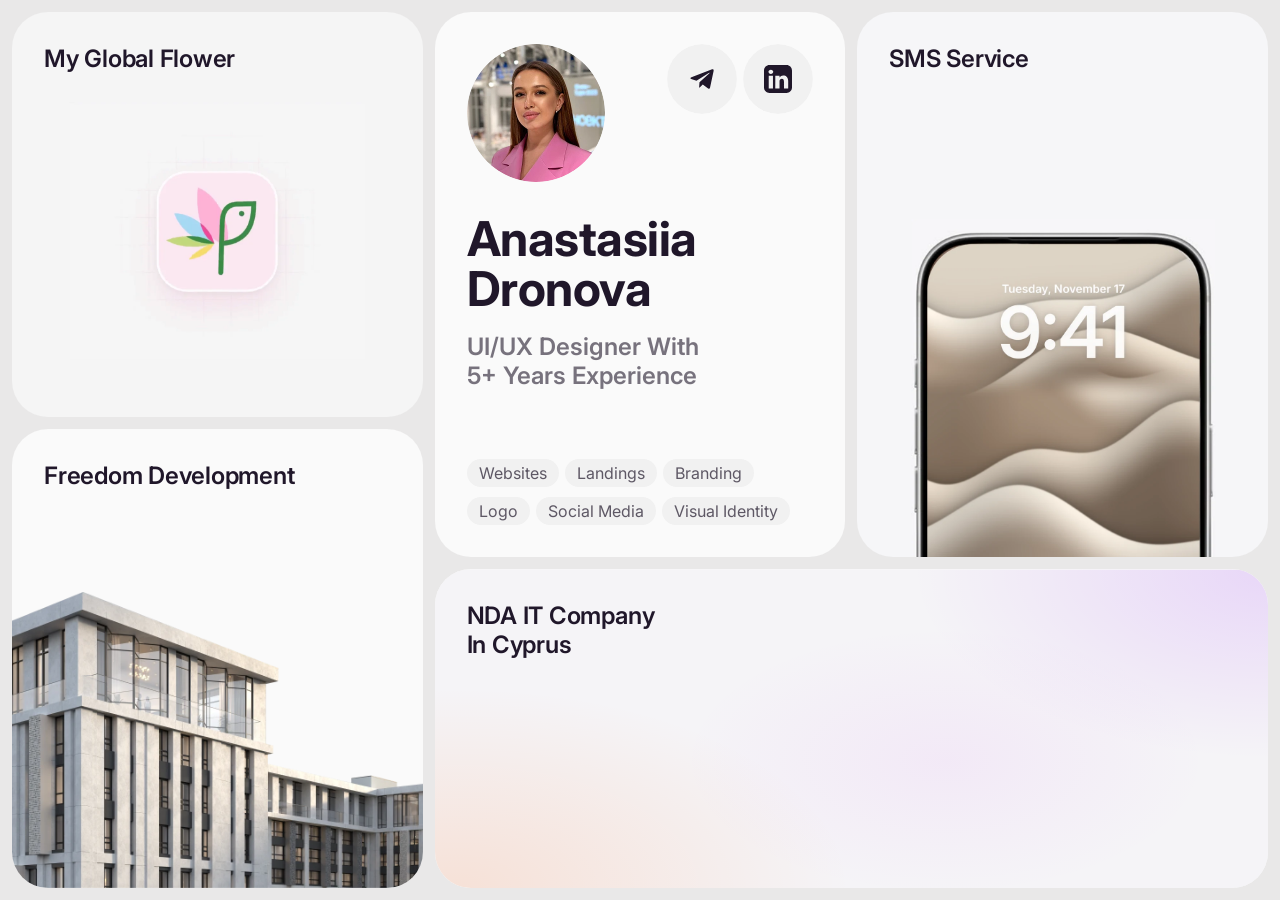
<file: index.html>
<!doctype html>
<html lang="en">
<head>
  <meta charset="utf-8">
  <meta name="viewport" content="width=device-width, initial-scale=1">
  <title>Anastasiia Dronova — UI/UX Designer</title>
  <meta name="description" content="Anastasiia Dronova — UI/UX designer with 5+ years of experience: websites, landings, branding, logo, social media and visual identity.">
  <link rel="preconnect" href="https://fonts.googleapis.com">
  <link rel="preconnect" href="https://fonts.gstatic.com" crossorigin>
  <link rel="stylesheet" href="https://fonts.googleapis.com/css2?family=Inter:opsz,wght@14..32,400..700&display=swap">
  <link rel="stylesheet" href="styles.css?v=20261117-4">
  <script src="script.js?v=20261117-4" defer></script>
</head>
<body class="home2">
  <div class="bento">
    <a class="bento__card bento__card--flower" href="my-global-flowers.html">
      <div class="bento__art">
        <video class="bento__media" src="assets/home2/card-flower-slow.mp4" poster="assets/home2/card-flower-poster.webp" autoplay muted loop playsinline aria-hidden="true"></video>
      </div>
      <h2 class="bento__title">My Global Flower</h2>
      <span class="card__cursor" aria-hidden="true"><span class="card__button">View project</span></span>
    </a>

    <a class="bento__card bento__card--freedom" href="freedom-development.html">
      <div class="bento__art">
        <img class="bento__freedom" src="assets/home2/card-freedom.webp" alt="" width="928" height="670" decoding="async">
      </div>
      <h2 class="bento__title">Freedom Development</h2>
      <span class="card__cursor" aria-hidden="true"><span class="card__button">View project</span></span>
    </a>

    <header class="bento__profile">
      <div class="bento__top">
        <a class="contact-tile bento__photo" href="https://t.me/nastuskas" target="_blank" rel="noopener" aria-label="Anastasiia Dronova — contact me on Telegram">
          <span class="bento__round"><img src="assets/home2/portrait-3.webp" alt="Anastasiia Dronova" width="276" height="276" fetchpriority="high"></span>
          <span class="card__cursor" aria-hidden="true"><span class="card__button">Contact me</span></span>
        </a>
        <nav class="bento__contacts" aria-label="Contacts">
          <a class="contact-tile bento__icon bento__icon--telegram" href="https://t.me/nastuskas" target="_blank" rel="noopener" aria-label="Contact me on Telegram">
            <span class="bento__round"><svg class="bento__icon-svg" aria-hidden="true" focusable="false" width="70" height="70" viewBox="0 0 70 70" fill="none" xmlns="http://www.w3.org/2000/svg">
<rect class="bento__icon-bg" width="70" height="70" rx="35"/>
<path d="M45.1092 25.3365L24.4242 33.313C23.0125 33.88 23.0207 34.6675 24.1652 35.0187L29.4758 36.6753L41.7632 28.9228C42.3442 28.5693 42.875 28.7595 42.4387 29.1468L32.4835 38.1313H32.4812L32.4835 38.1325L32.1172 43.6065C32.6538 43.6065 32.8907 43.3603 33.1917 43.0698L35.7712 40.5615L41.1367 44.5247C42.126 45.0695 42.8365 44.7895 43.0827 43.6088L46.6048 27.0095C46.9653 25.564 46.053 24.9095 45.1092 25.3365Z" class="bento__icon-glyph"/>
</svg></span>
          </a>
          <a class="contact-tile bento__icon bento__icon--linkedin" href="https://www.linkedin.com/in/anastasiia-dronova-7bb315264/" target="_blank" rel="noopener" aria-label="Open LinkedIn profile">
            <span class="bento__round"><svg class="bento__icon-svg" aria-hidden="true" focusable="false" width="70" height="70" viewBox="0 0 70 70" fill="none" xmlns="http://www.w3.org/2000/svg">
<rect class="bento__icon-bg" width="70" height="70" rx="35"/>
<g clip-path="url(#clip0_56_5114)">
<path d="M26.4898 21.007C23.4737 21.007 21.0052 23.4754 21.0052 26.4916V43.5111C21.0052 46.5272 23.4737 48.9948 26.4898 48.9948H43.5094C46.5255 48.9948 48.993 46.5272 48.993 43.5111V26.4916C48.993 23.4755 46.5255 21.007 43.5094 21.007H26.4898ZM27.8693 25.6255C29.3154 25.6255 30.2062 26.5749 30.2337 27.8228C30.2337 29.0432 29.3153 30.0193 27.8413 30.0193H27.8141C26.3955 30.0193 25.4786 29.0433 25.4786 27.8228C25.4786 26.5749 26.4233 25.6255 27.8692 25.6255H27.8693ZM40.3315 31.4582C43.1127 31.4582 45.1976 33.276 45.1976 37.1824V44.475H40.9709V37.6714C40.9709 35.9617 40.3592 34.7953 38.8296 34.7953C37.6619 34.7953 36.9659 35.5814 36.6603 36.3409C36.5486 36.6126 36.5212 36.9921 36.5212 37.3722V44.475H32.2945C32.2945 44.475 32.35 32.9498 32.2945 31.7565H36.5221V33.5575C37.0837 32.6909 38.0884 31.4582 40.3315 31.4582V31.4582ZM25.7279 31.7574H29.9546V44.4751H25.7279V31.7574Z" class="bento__icon-glyph"/>
</g>
<defs>
<clipPath id="clip0_56_5114">
<rect width="28" height="28" fill="white" transform="translate(21 21)"/>
</clipPath>
</defs>
</svg></span>
          </a>
        </nav>
      </div>
      <h1 class="bento__name">Anastasiia<br>Dronova</h1>
      <p class="bento__role">UI/UX designer with<br>5+ years experience</p>
      <ul class="bento__tags" aria-label="Skills">
        <li>Websites</li>
        <li>Landings</li>
        <li>Branding</li>
        <li>Logo</li>
        <li>Social Media</li>
        <li>Visual Identity</li>
      </ul>
    </header>

    <a class="bento__card bento__card--sms" href="heysms.html">
      <div class="bento__art">
        <div class="bento__phone">
          <img src="assets/home2/sms-lockscreen-3.webp" alt="" width="844" height="940" decoding="async">
          <div class="bento__notification">
            <img class="bento__notification-plate" src="assets/home2/sms-notification-plate-2.webp" alt="" width="685" height="179" decoding="async">
            <img class="bento__notification-content" src="assets/home2/sms-notification-2.webp" alt="" width="685" height="179" decoding="async">
          </div>
        </div>
      </div>
      <h2 class="bento__title">SMS Service</h2>
      <span class="card__cursor" aria-hidden="true"><span class="card__button">View project</span></span>
    </a>

    <a class="bento__card bento__card--nda" href="it-company-cyprus.html">
      <div class="bento__art">
        <div class="nda-anim" data-nda-anim aria-hidden="true">
          <div class="nda-anim__tint"></div>
          <svg class="nda-anim__line" viewBox="-60 -60 1060 439">
            <defs>
              <linearGradient id="nda-line-gradient" x1="0" y1="0" x2="1" y2="0">
                <stop offset="0" stop-color="#ff6200"/>
                <stop offset=".5" stop-color="#d21ee8"/>
                <stop offset="1" stop-color="#8b00ff"/>
              </linearGradient>
            </defs>
            <path d="M-40 330 C 120 360, 250 300, 360 210 S 600 20, 980 -10"/>
          </svg>
          <div class="nda-anim__words">
            <span style="animation-delay:1.05s">Developing</span>
            <span style="animation-delay:1.6s">products</span>
            <span style="animation-delay:2.15s">that</span>
            <span style="animation-delay:2.7s">connect</span>
            <span style="animation-delay:3.25s">&amp;</span>
            <span class="nda-anim__accent" style="animation-delay:3.8s">engage</span>
          </div>
        </div>
      </div>
      <h2 class="bento__title">NDA IT Company<br>In Cyprus</h2>
      <span class="card__cursor" aria-hidden="true"><span class="card__button">View project</span></span>
    </a>
  </div>
</body>
</html>
</file>
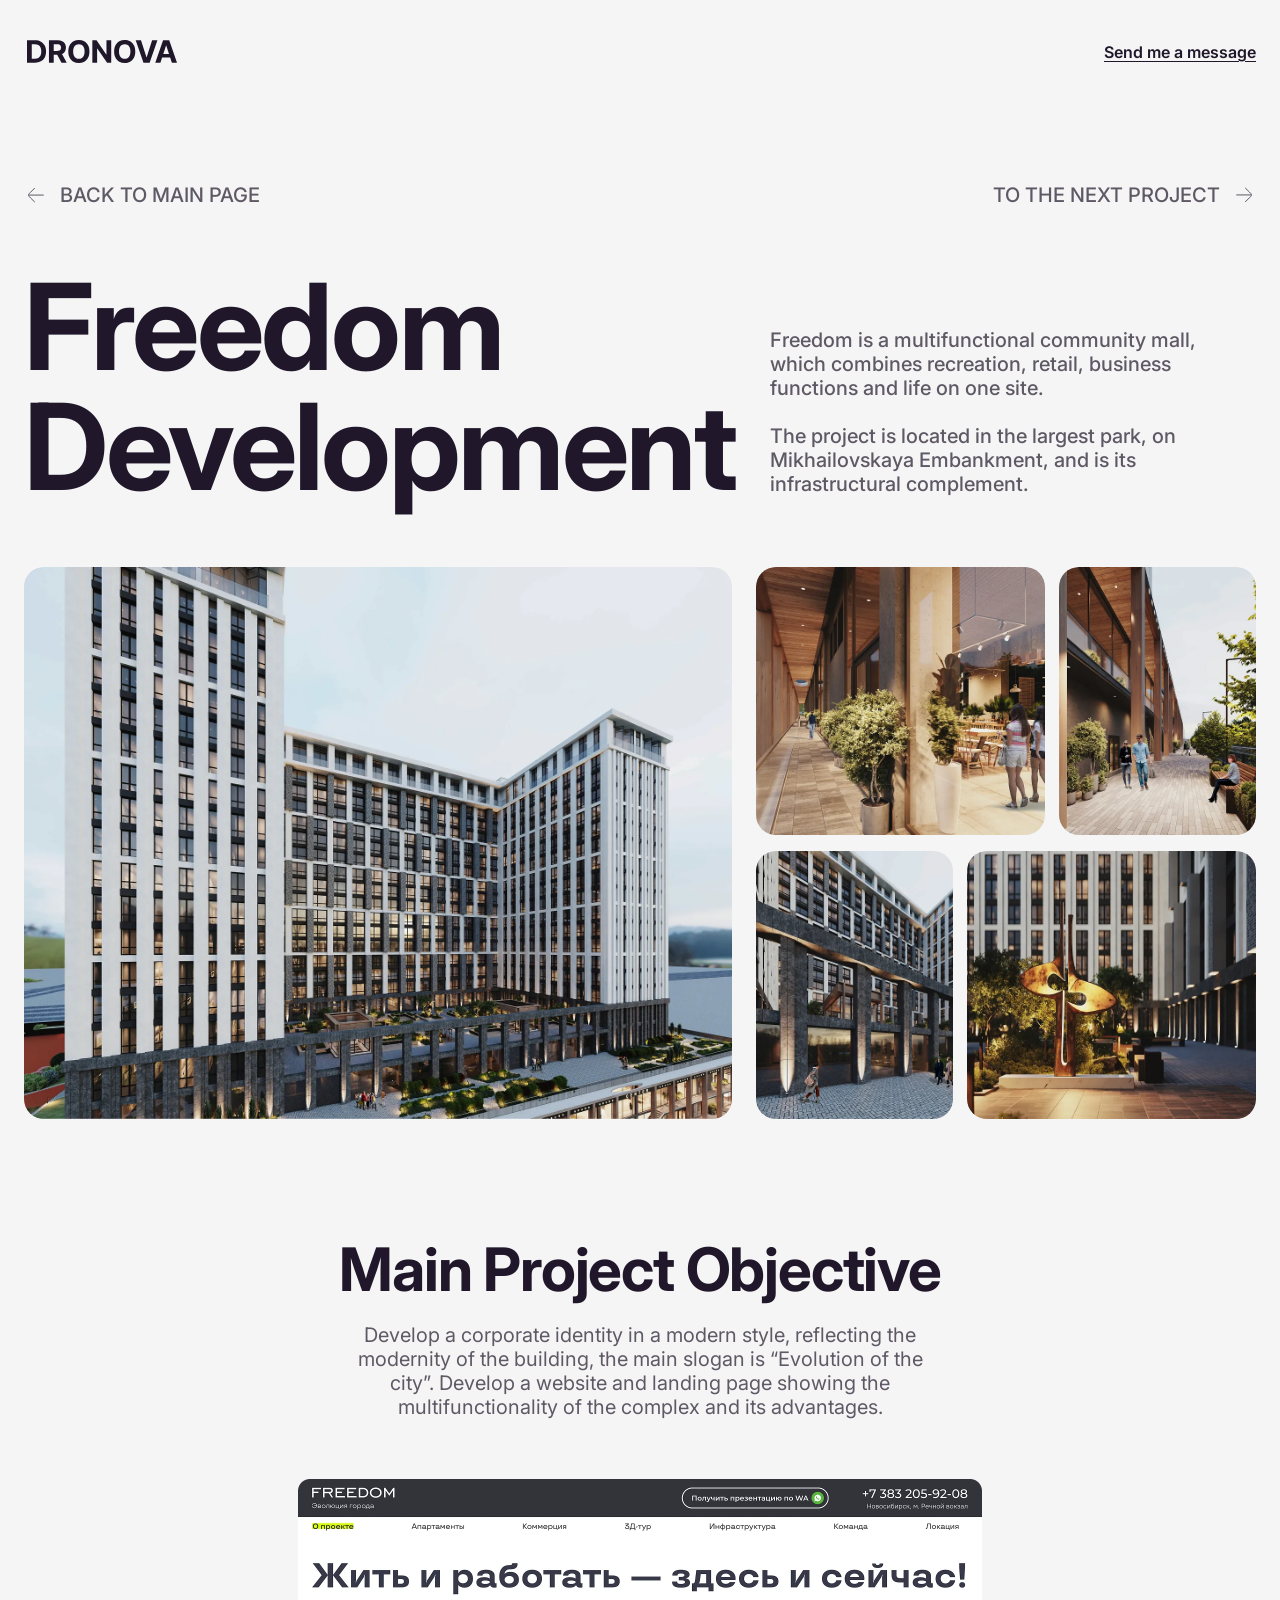
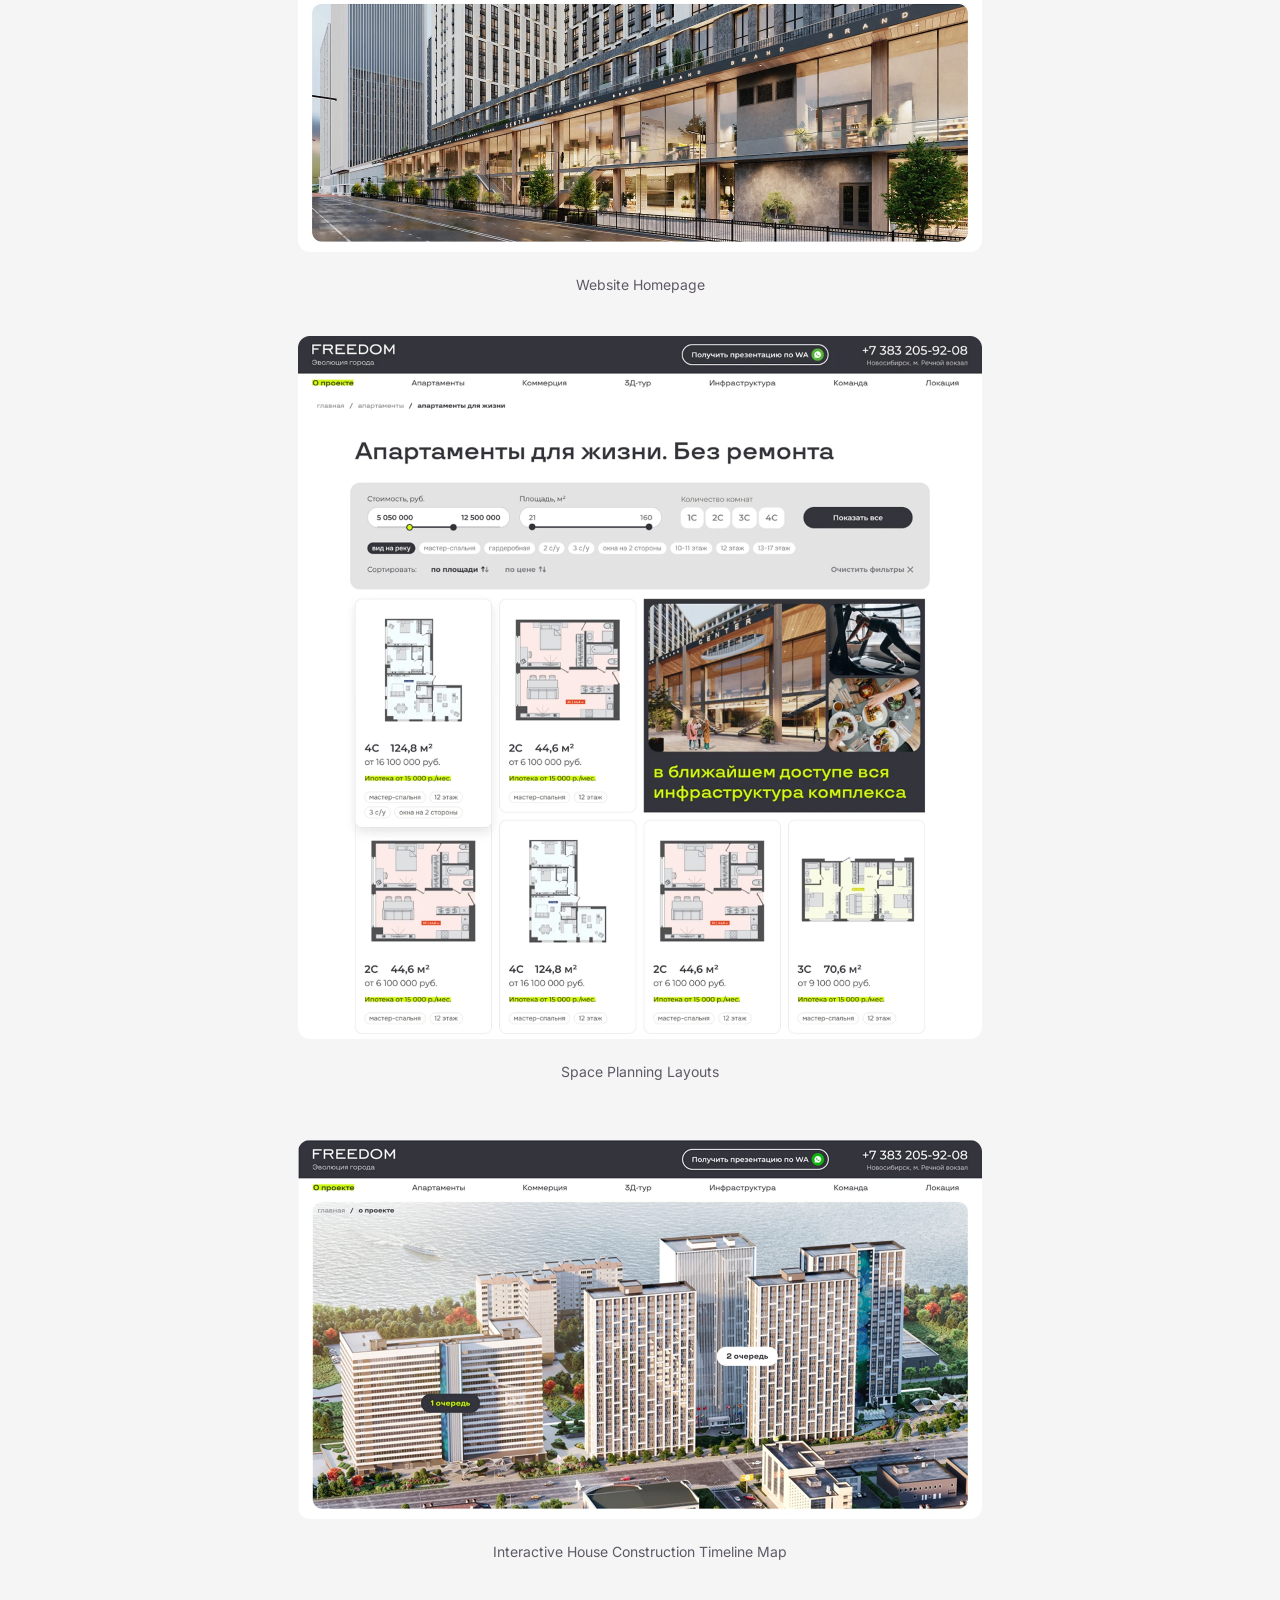
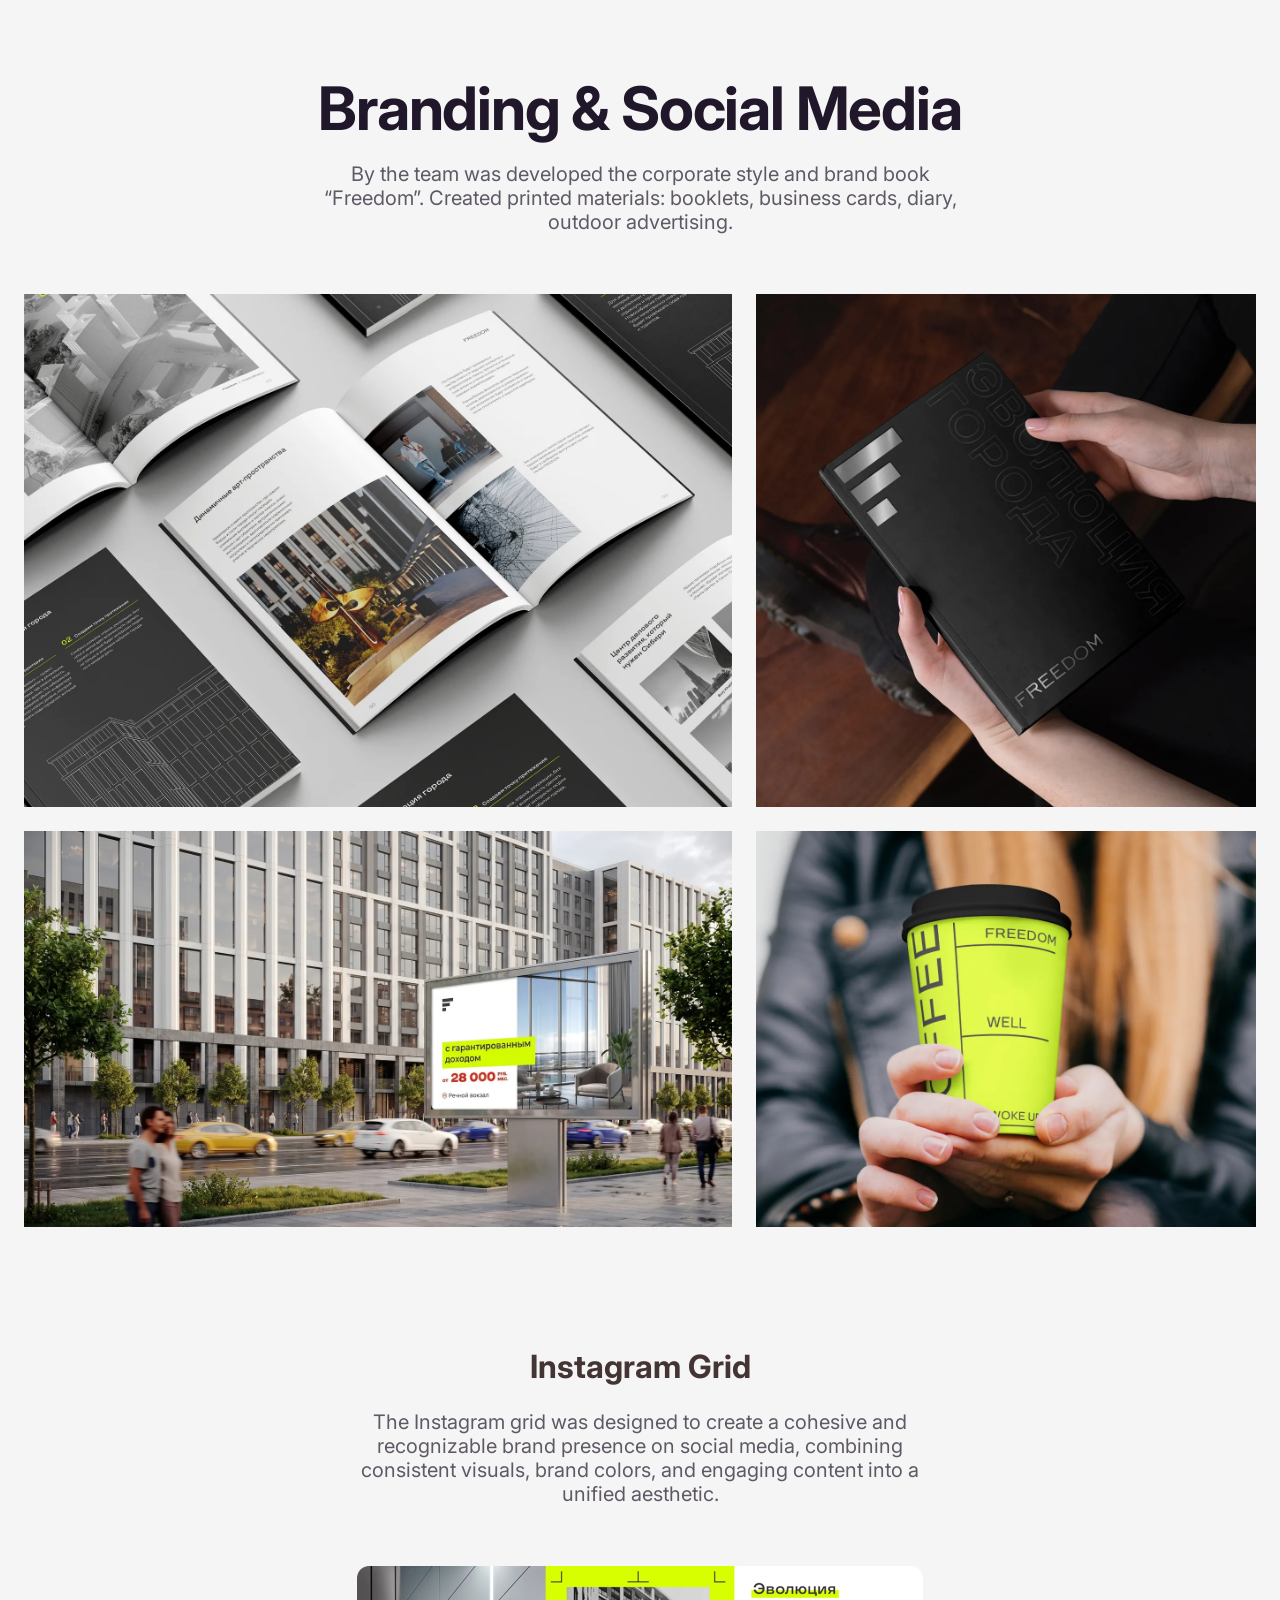
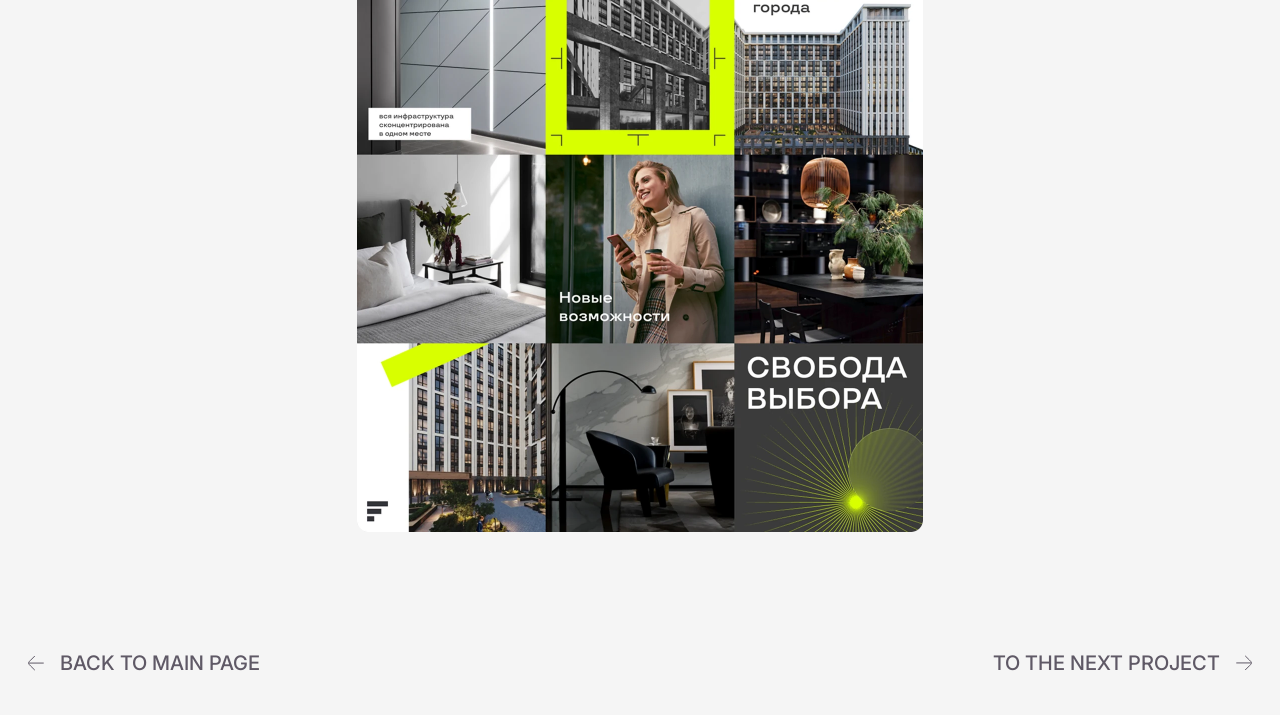
<file: freedom-development.html>
<!doctype html>
<html lang="en">
<head>
  <meta charset="utf-8">
  <meta name="viewport" content="width=device-width, initial-scale=1">
  <title>Freedom Development — Anastasiia Dronova</title>
  <meta name="description" content="Corporate identity, website, landing page, brand book and social media for Freedom, a multifunctional community mall. Case study by UI/UX designer Anastasiia Dronova.">
  <link rel="preconnect" href="https://fonts.googleapis.com">
  <link rel="preconnect" href="https://fonts.gstatic.com" crossorigin>
  <link rel="stylesheet" href="https://fonts.googleapis.com/css2?family=Inter:wght@400;500;600;700&display=swap">
  <link rel="stylesheet" href="styles.css?v=20261117-4">
  <script src="script.js?v=20261117-4" defer></script>
</head>
<body class="case case--freedom">
  <div class="case-page">
    <header class="case-header">
      <a class="case-header__logo" href="index.html" aria-label="Dronova — main page">
        <img src="assets/logo-dronova.svg" alt="Dronova" width="150" height="23">
      </a>
      <a class="case-header__contact" href="https://t.me/nastuskas" target="_blank" rel="noopener">Send me a message</a>
    </header>

    <nav class="case-nav" aria-label="Projects">
      <a class="case-nav__link" href="index.html">
        <img class="case-nav__arrow" src="assets/arrow-left.svg" alt="" width="24" height="24">
        <span>Back to main page</span>
      </a>
      <a class="case-nav__link case-nav__link--next" href="heysms.html">
        <span>To the next project</span>
        <img class="case-nav__arrow case-nav__arrow--next" src="assets/arrow-left.svg" alt="" width="24" height="24">
      </a>
    </nav>

    <main>
      <!-- Hero -->
      <section class="fd-hero">
        <h1 class="case-title fd-title">Freedom<br>Development</h1>
        <div class="fd-hero__text">
          <p>Freedom is a multifunctional community mall, which combines recreation, retail, business functions and life on one site.</p>
          <p>The project is located in the largest park, on Mikhailovskaya Embankment, and is its infrastructural complement.</p>
        </div>
      </section>

      <div class="fd-gallery">
        <div class="fd-shot fd-shot--main">
          <img src="assets/freedom/building.webp" alt="Freedom residential and business complex" width="802" height="626" fetchpriority="high">
          <span class="card__cursor" aria-hidden="true"><span class="card__button">Main building</span></span>
        </div>
        <div class="fd-gallery__side">
          <div class="fd-gallery__row">
            <div class="fd-shot">
              <img src="assets/freedom/gallery-cafe.webp" alt="Covered gallery with cafés and greenery" width="329" height="305" decoding="async">
              <span class="card__cursor" aria-hidden="true"><span class="card__button">Shopping mall</span></span>
            </div>
            <div class="fd-shot">
              <img src="assets/freedom/gallery-alley.webp" alt="Pedestrian alley along the building" width="224" height="305" decoding="async">
              <span class="card__cursor" aria-hidden="true"><span class="card__button">Street retail</span></span>
            </div>
          </div>
          <div class="fd-gallery__row fd-gallery__row--flip">
            <div class="fd-shot">
              <img src="assets/freedom/gallery-facade.webp" alt="Evening view of the facade" width="224" height="305" decoding="async">
              <span class="card__cursor" aria-hidden="true"><span class="card__button">Commercial</span></span>
            </div>
            <div class="fd-shot">
              <img src="assets/freedom/gallery-sculpture.webp" alt="Courtyard with a sculpture at night" width="329" height="305" decoding="async">
              <span class="card__cursor" aria-hidden="true"><span class="card__button">Inner courtyard</span></span>
            </div>
          </div>
        </div>
      </div>

      <!-- Objective + website -->
      <section class="case-section fd-objective">
        <h2 class="case-heading" style="--heading-max: 800px">Main Project Objective</h2>
        <p class="case-text case-section__text" style="--text-max: 566px">Develop a corporate identity in a modern style, reflecting the modernity of the building, the main slogan is “Evolution of the city”. Develop a website and landing page showing the multifunctionality of the complex and its advantages.</p>

        <figure class="fd-site reveal" data-reveal>
          <img src="assets/freedom/site-home.webp" alt="Freedom website homepage: “Жить и работать — здесь и сейчас!”" width="684" height="373" loading="lazy" decoding="async">
          <figcaption class="fd-caption">Website Homepage</figcaption>
        </figure>
        <figure class="fd-site reveal" data-reveal>
          <img src="assets/freedom/site-apartments.webp" alt="Apartment catalogue with filters and floor plans" width="684" height="703" loading="lazy" decoding="async">
          <figcaption class="fd-caption">Space Planning Layouts</figcaption>
        </figure>
        <figure class="fd-site reveal" data-reveal>
          <img src="assets/freedom/site-map.webp" alt="Interactive map of the complex construction stages" width="684" height="379" loading="lazy" decoding="async">
          <figcaption class="fd-caption">Interactive House Construction Timeline Map</figcaption>
        </figure>
      </section>

      <!-- Branding -->
      <section class="case-section fd-branding">
        <h2 class="case-heading" style="--heading-max: 800px">Branding &amp; Social Media</h2>
        <p class="case-text case-section__text" style="--text-max: 640px">By the team was developed the corporate style and brand book “Freedom”. Created printed materials: booklets, business cards, diary, outdoor advertising.</p>
        <div class="fd-brand-grid">
          <img src="assets/freedom/brandbook.webp" alt="Freedom brand book spreads" width="802" height="581" loading="lazy" decoding="async">
          <img src="assets/freedom/book-in-hands.webp" alt="Black Freedom diary in hands" width="566" height="581" loading="lazy" decoding="async">
          <img src="assets/freedom/billboard.webp" alt="Outdoor advertising stand near the complex" width="802" height="448" loading="lazy" decoding="async">
          <img src="assets/freedom/coffee-cup.webp" alt="Lime-green branded coffee cup" width="566" height="448" loading="lazy" decoding="async">
        </div>
      </section>

      <!-- Instagram -->
      <section class="mgf-block fd-instagram">
        <h2 class="mgf-subheading">Instagram Grid</h2>
        <p class="case-text mgf-block__text" style="--text-max: 600px">The Instagram grid was designed to create a cohesive and recognizable brand presence on social media, combining consistent visuals, brand colors, and engaging content into a unified aesthetic.</p>
        <img class="fd-instagram__grid reveal" data-reveal src="assets/freedom/instagram-grid.webp" alt="Freedom Instagram grid: “Эволюция города”, “Новые возможности”, “Свобода выбора”" width="566" height="566" loading="lazy" decoding="async">
      </section>
    </main>

    <nav class="case-nav case-nav--bottom fd-bottom-nav" aria-label="Projects">
      <a class="case-nav__link" href="index.html">
        <img class="case-nav__arrow" src="assets/arrow-left.svg" alt="" width="24" height="24">
        <span>Back to main page</span>
      </a>
      <a class="case-nav__link case-nav__link--next" href="heysms.html">
        <span>To the next project</span>
        <img class="case-nav__arrow case-nav__arrow--next" src="assets/arrow-left.svg" alt="" width="24" height="24">
      </a>
    </nav>
  </div>
</body>
</html>
</file>
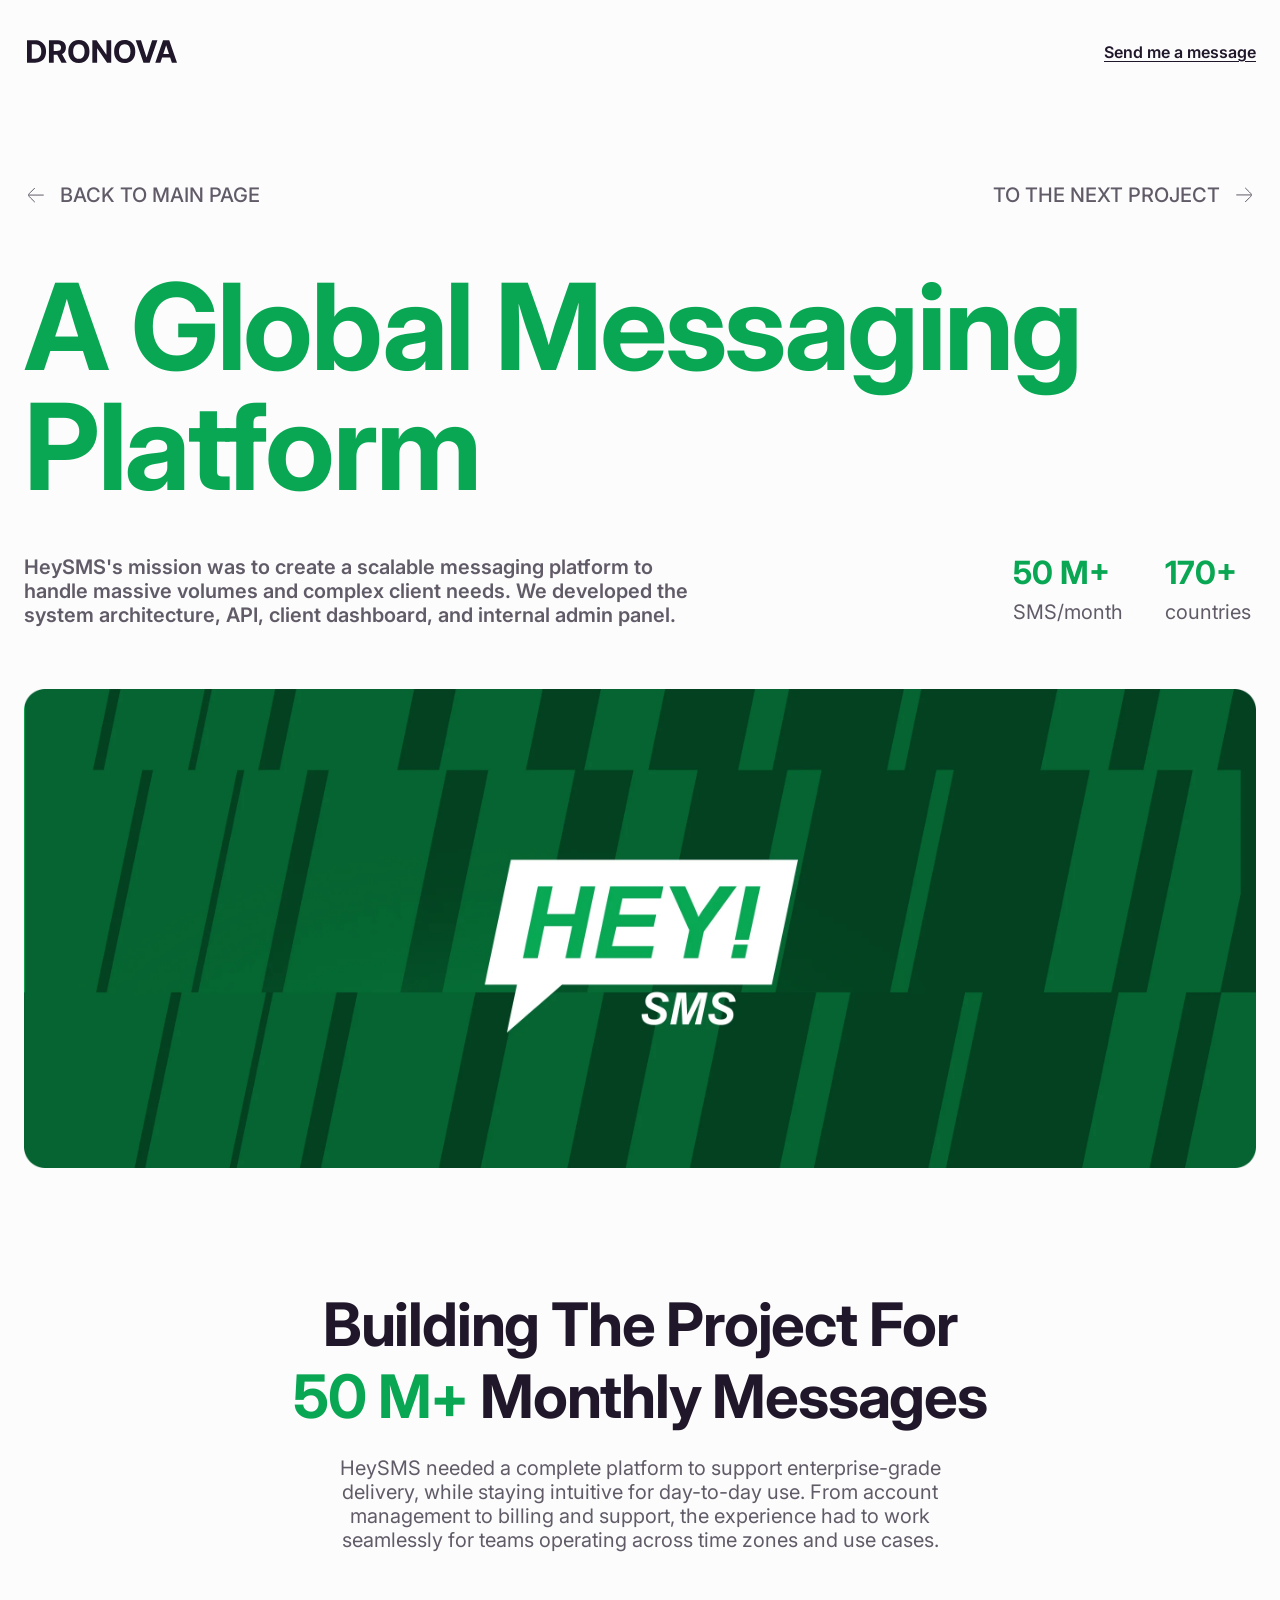
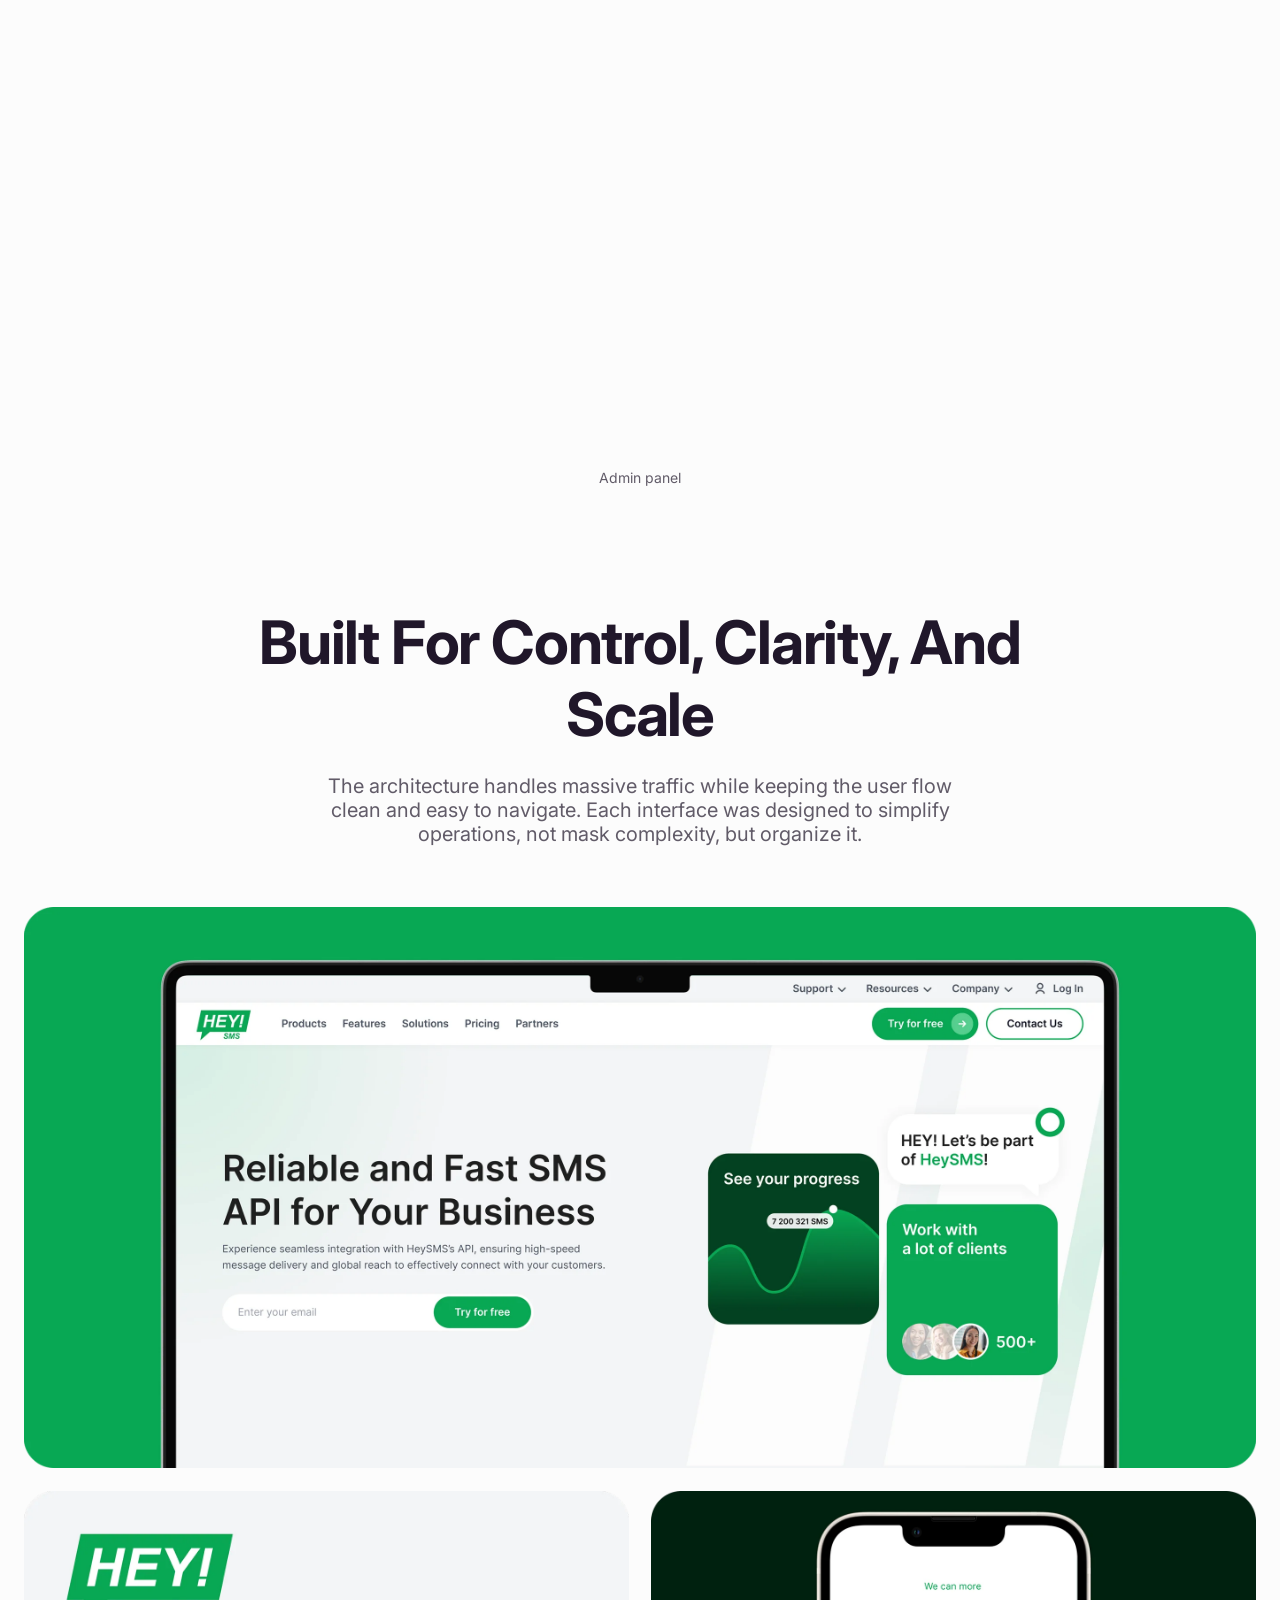
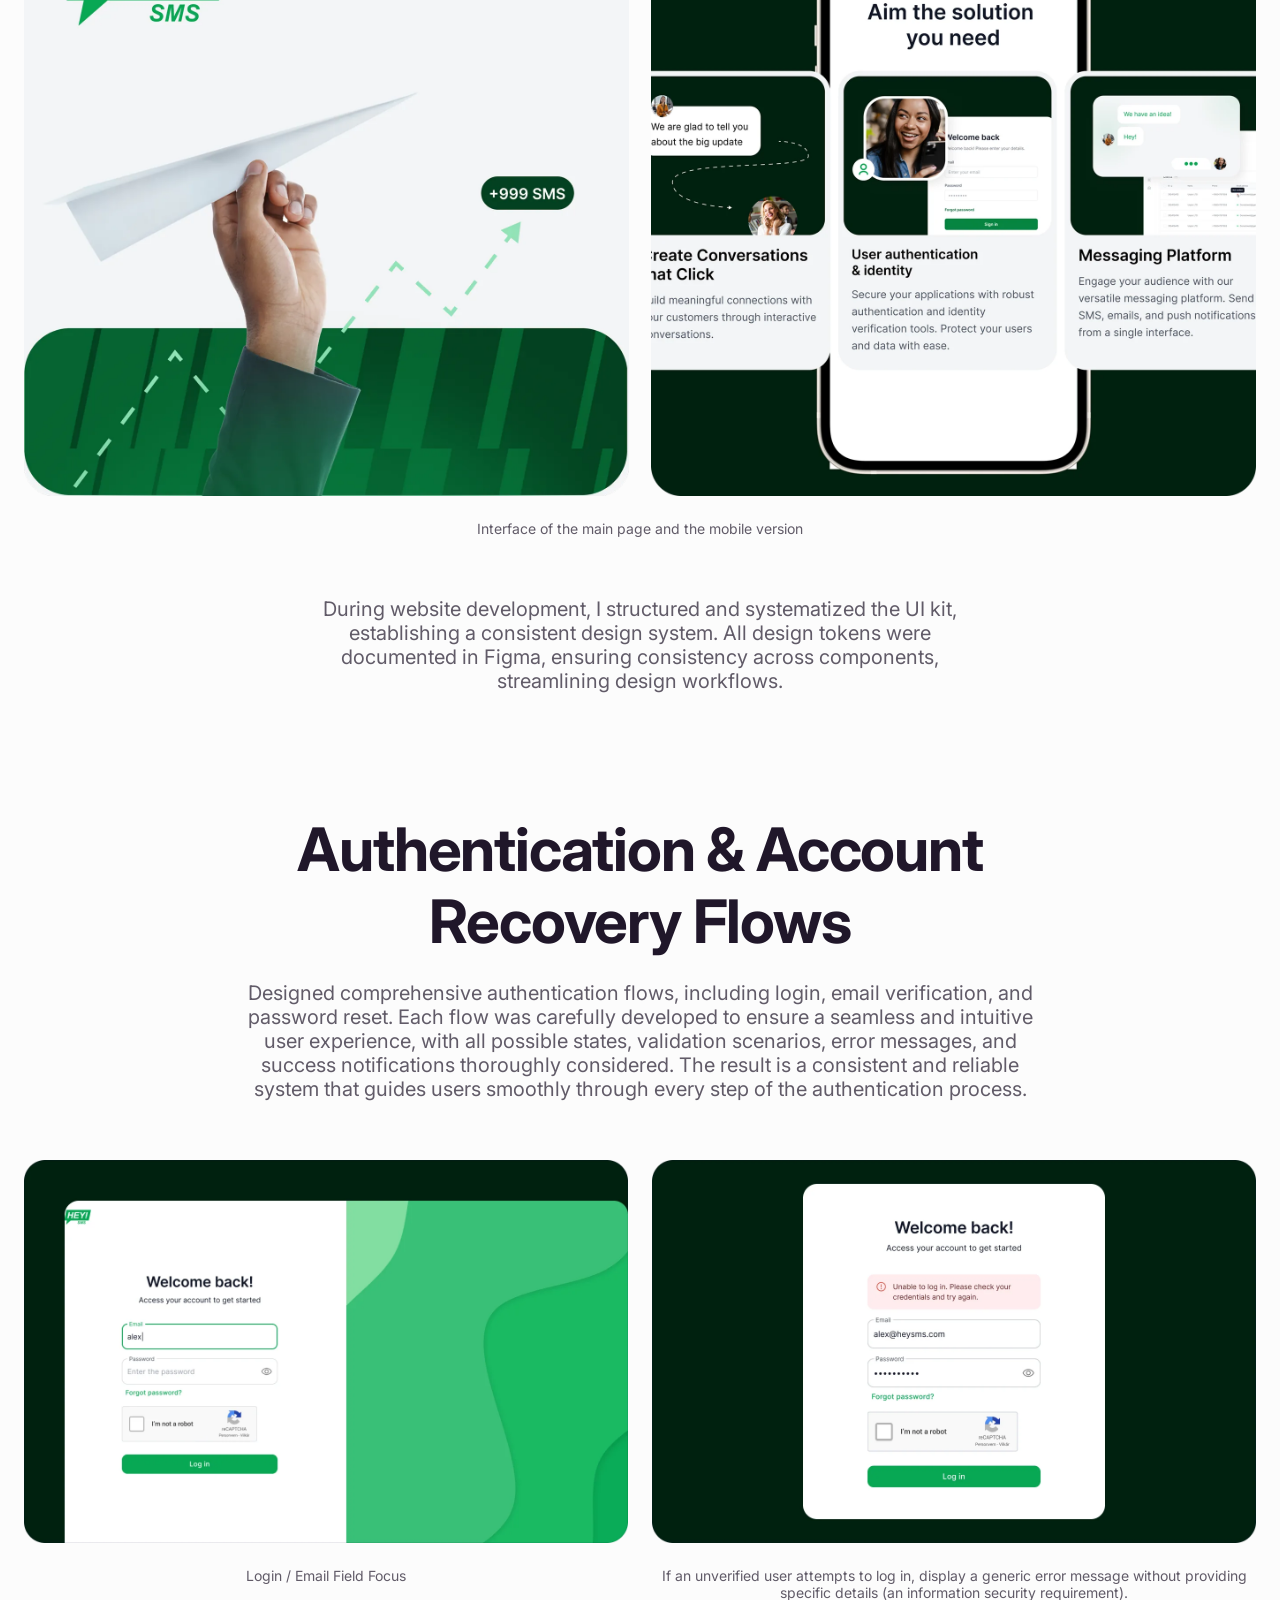
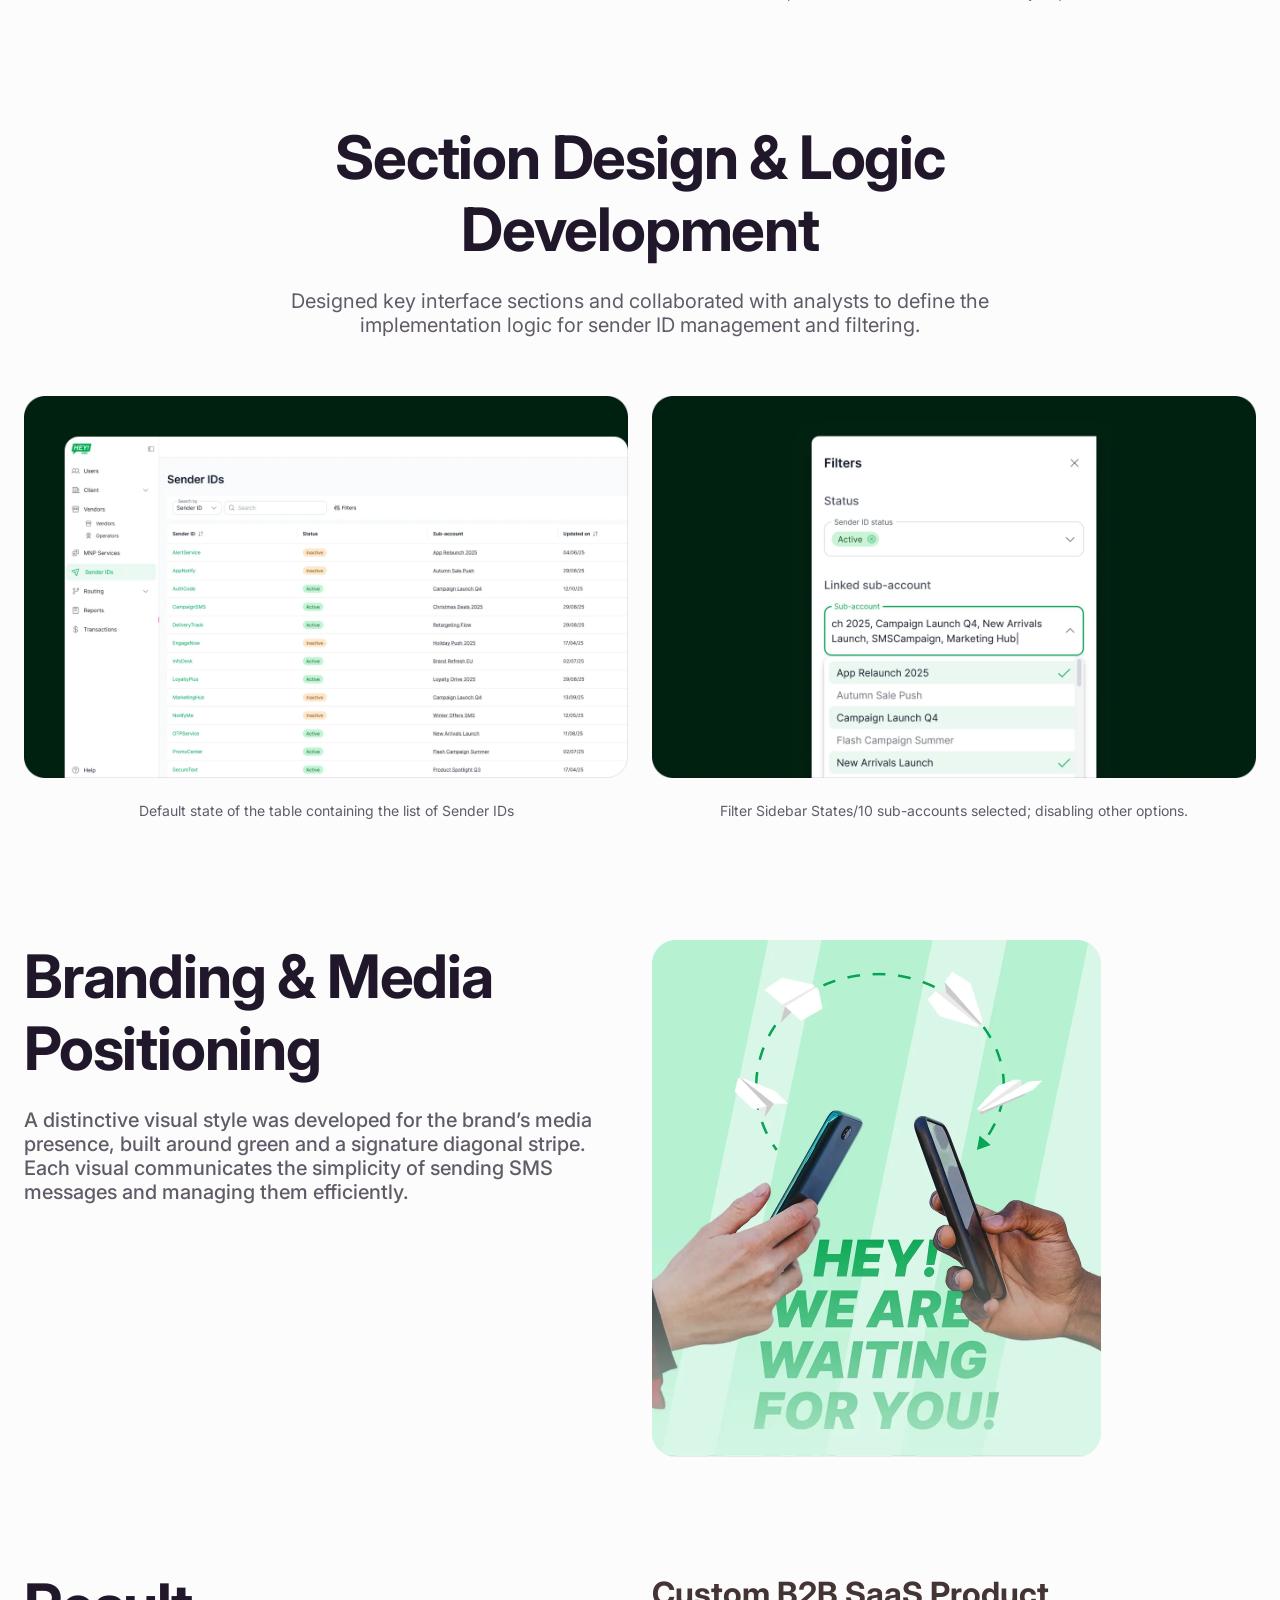
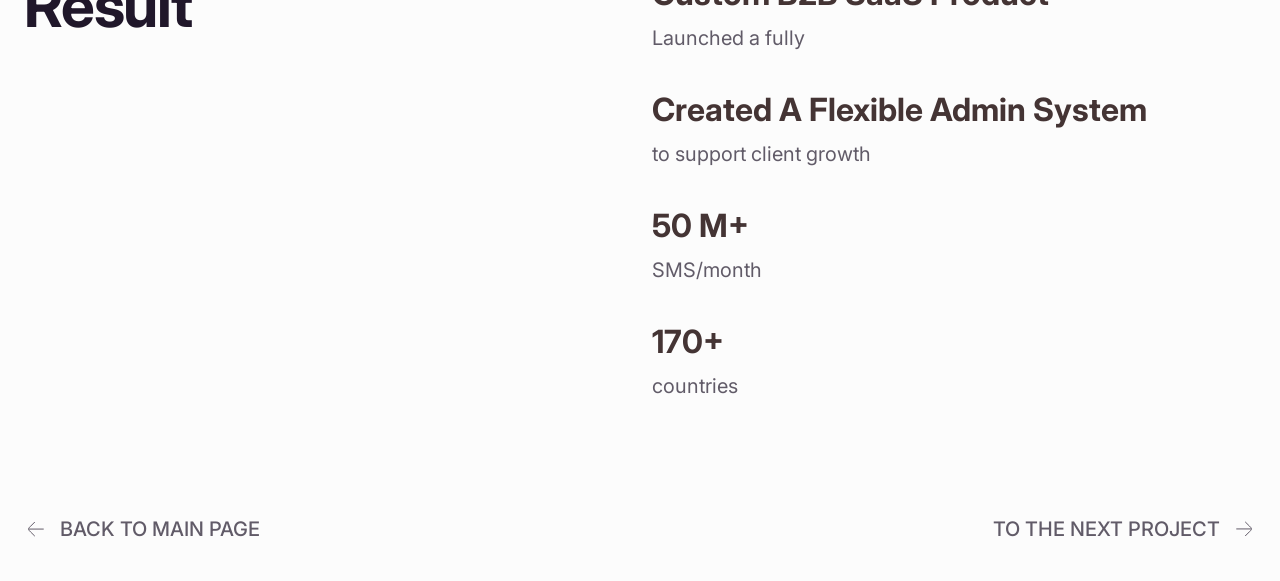
<file: heysms.html>
<!doctype html>
<html lang="en">
<head>
  <meta charset="utf-8">
  <meta name="viewport" content="width=device-width, initial-scale=1">
  <title>HeySMS — Anastasiia Dronova</title>
  <meta name="description" content="HeySMS, a global messaging platform for 50M+ SMS a month: system architecture, API landing, client dashboard, admin panel, authentication flows and branding. Case study by UI/UX designer Anastasiia Dronova.">
  <link rel="preconnect" href="https://fonts.googleapis.com">
  <link rel="preconnect" href="https://fonts.gstatic.com" crossorigin>
  <link rel="stylesheet" href="https://fonts.googleapis.com/css2?family=Inter:wght@400;500;600;700&display=swap">
  <link rel="stylesheet" href="styles.css?v=20261117-4">
  <script src="script.js?v=20261117-4" defer></script>
</head>
<body class="case case--heysms">
  <div class="case-page">
    <header class="case-header">
      <a class="case-header__logo" href="index.html" aria-label="Dronova — main page">
        <img src="assets/logo-dronova.svg" alt="Dronova" width="150" height="23">
      </a>
      <a class="case-header__contact" href="https://t.me/nastuskas" target="_blank" rel="noopener">Send me a message</a>
    </header>

    <nav class="case-nav" aria-label="Projects">
      <a class="case-nav__link" href="index.html">
        <img class="case-nav__arrow" src="assets/arrow-left.svg" alt="" width="24" height="24">
        <span>Back to main page</span>
      </a>
      <a class="case-nav__link case-nav__link--next" href="my-global-flowers.html">
        <span>To the next project</span>
        <img class="case-nav__arrow case-nav__arrow--next" src="assets/arrow-left.svg" alt="" width="24" height="24">
      </a>
    </nav>

    <main>
      <!-- Hero -->
      <section class="hs-hero">
        <h1 class="case-title hs-title">A Global Messaging Platform</h1>
        <div class="hs-hero__row">
          <p class="hs-hero__text">HeySMS's mission was to create a scalable messaging platform to handle massive volumes and complex client needs. We developed the system architecture, API, client dashboard, and internal admin panel.</p>
          <dl class="hs-facts">
            <div><dt>50 M+</dt><dd>SMS/month</dd></div>
            <div><dt>170+</dt><dd>countries</dd></div>
          </dl>
        </div>
        <img class="hs-banner" src="assets/heysms/banner.webp" alt="HEY! SMS logo on a green background with diagonal stripes" width="1388" height="540" fetchpriority="high">
      </section>

      <!-- Building -->
      <section class="case-section">
        <h2 class="case-heading" style="--heading-max: 800px">Building the project for <span class="hs-accent">50&nbsp;M+</span> monthly messages</h2>
        <p class="case-text case-section__text" style="--text-max: 640px">HeySMS needed a complete platform to support enterprise-grade delivery, while staying intuitive for day-to-day use. From account management to billing and support, the experience had to work seamlessly for teams operating across time zones and use cases.</p>
        <figure class="hs-figure hs-figure--admin reveal" data-reveal>
          <img src="assets/heysms/admin-panel.webp" alt="Admin panel: account settings and banking details" width="684" height="433" loading="lazy" decoding="async">
          <figcaption class="fd-caption">Admin panel</figcaption>
        </figure>
      </section>

      <!-- Built for control -->
      <section class="case-section">
        <h2 class="case-heading" style="--heading-max: 800px">Built for control, clarity, and scale</h2>
        <p class="case-text case-section__text" style="--text-max: 660px">The architecture handles massive traffic while keeping the user flow clean and easy to navigate. Each interface was designed to simplify operations, not mask complexity, but organize it.</p>
        <img class="case-media hs-landing" src="assets/heysms/landing.webp" alt="HeySMS landing page in a laptop: “Reliable and Fast SMS API for Your Business”" width="1392" height="634" loading="lazy" decoding="async">
        <figure class="hs-figure hs-figure--wide">
          <div class="hs-pair">
            <img src="assets/heysms/main-page.webp" alt="Main page visual: paper plane and +999 SMS" width="685" height="685" loading="lazy" decoding="async">
            <img src="assets/heysms/mobile-app.webp" alt="Mobile version: “Aim the solution you need”" width="685" height="685" loading="lazy" decoding="async">
          </div>
          <figcaption class="fd-caption">Interface of the main page and the mobile version</figcaption>
        </figure>
        <p class="case-text hs-note">During website development, I structured and systematized the UI kit, establishing a consistent design system. All design tokens were documented in Figma, ensuring consistency across components, streamlining design workflows.</p>
      </section>

      <!-- Authentication -->
      <section class="case-section">
        <h2 class="case-heading" style="--heading-max: 800px">Authentication &amp; account recovery flows</h2>
        <p class="case-text case-section__text" style="--text-max: 790px">Designed comprehensive authentication flows, including login, email verification, and password reset. Each flow was carefully developed to ensure a seamless and intuitive user experience, with all possible states, validation scenarios, error messages, and success notifications thoroughly considered. The result is a consistent and reliable system that guides users smoothly through every step of the authentication process.</p>
        <div class="hs-duo">
          <figure class="reveal" data-reveal>
            <img src="assets/heysms/auth-login.webp" alt="Login screen with the email field in focus" width="684" height="433" loading="lazy" decoding="async">
            <figcaption class="fd-caption">Login / Email Field Focus</figcaption>
          </figure>
          <figure class="reveal" data-reveal>
            <img src="assets/heysms/auth-error.webp" alt="Login screen with a generic error message" width="684" height="433" loading="lazy" decoding="async">
            <figcaption class="fd-caption">If an unverified user attempts to log in, display a generic error message without providing specific details (an information security requirement).</figcaption>
          </figure>
        </div>
      </section>

      <!-- Section design -->
      <section class="case-section">
        <h2 class="case-heading" style="--heading-max: 800px">Section design &amp; logic development</h2>
        <p class="case-text case-section__text" style="--text-max: 760px">Designed key interface sections and collaborated with analysts to define the implementation logic for sender ID management and filtering.</p>
        <div class="hs-duo">
          <figure class="reveal" data-reveal>
            <img src="assets/heysms/sender-ids.webp" alt="Table with the list of Sender IDs" width="684" height="433" loading="lazy" decoding="async">
            <figcaption class="fd-caption">Default state of the table containing the list of Sender IDs</figcaption>
          </figure>
          <figure class="reveal" data-reveal>
            <img src="assets/heysms/sender-filters.webp" alt="Filter sidebar with sub-accounts selected" width="684" height="433" loading="lazy" decoding="async">
            <figcaption class="fd-caption">Filter Sidebar States/10 sub-accounts selected; disabling other options.</figcaption>
          </figure>
        </div>
      </section>

      <!-- Branding -->
      <section class="hs-split hs-branding">
        <div>
          <h2 class="case-heading case-heading--left">Branding &amp; media positioning</h2>
          <p class="hs-branding__text">A distinctive visual style was developed for the brand’s media presence, built around green and a signature diagonal stripe. Each visual communicates the simplicity of sending SMS messages and managing them efficiently.</p>
        </div>
        <img class="hs-branding__img" src="assets/heysms/branding.webp" alt="Two phones over “HEY! We are waiting for you!”" width="449" height="517" loading="lazy" decoding="async">
      </section>

      <!-- Result -->
      <section class="hs-split hs-result" data-reveal>
        <h2 class="case-heading case-heading--left">Result</h2>
        <dl class="mgf-stats hs-result__stats">
          <div class="mgf-stat"><dt>Custom B2B SaaS product</dt><dd>Launched a fully</dd></div>
          <div class="mgf-stat"><dt>Created a flexible admin system</dt><dd>to support client growth</dd></div>
          <div class="mgf-stat"><dt>50 M+</dt><dd>SMS/month</dd></div>
          <div class="mgf-stat"><dt>170+</dt><dd>countries</dd></div>
        </dl>
      </section>
    </main>

    <nav class="case-nav case-nav--bottom hs-bottom-nav" aria-label="Projects">
      <a class="case-nav__link" href="index.html">
        <img class="case-nav__arrow" src="assets/arrow-left.svg" alt="" width="24" height="24">
        <span>Back to main page</span>
      </a>
      <a class="case-nav__link case-nav__link--next" href="my-global-flowers.html">
        <span>To the next project</span>
        <img class="case-nav__arrow case-nav__arrow--next" src="assets/arrow-left.svg" alt="" width="24" height="24">
      </a>
    </nav>
  </div>
</body>
</html>
</file>
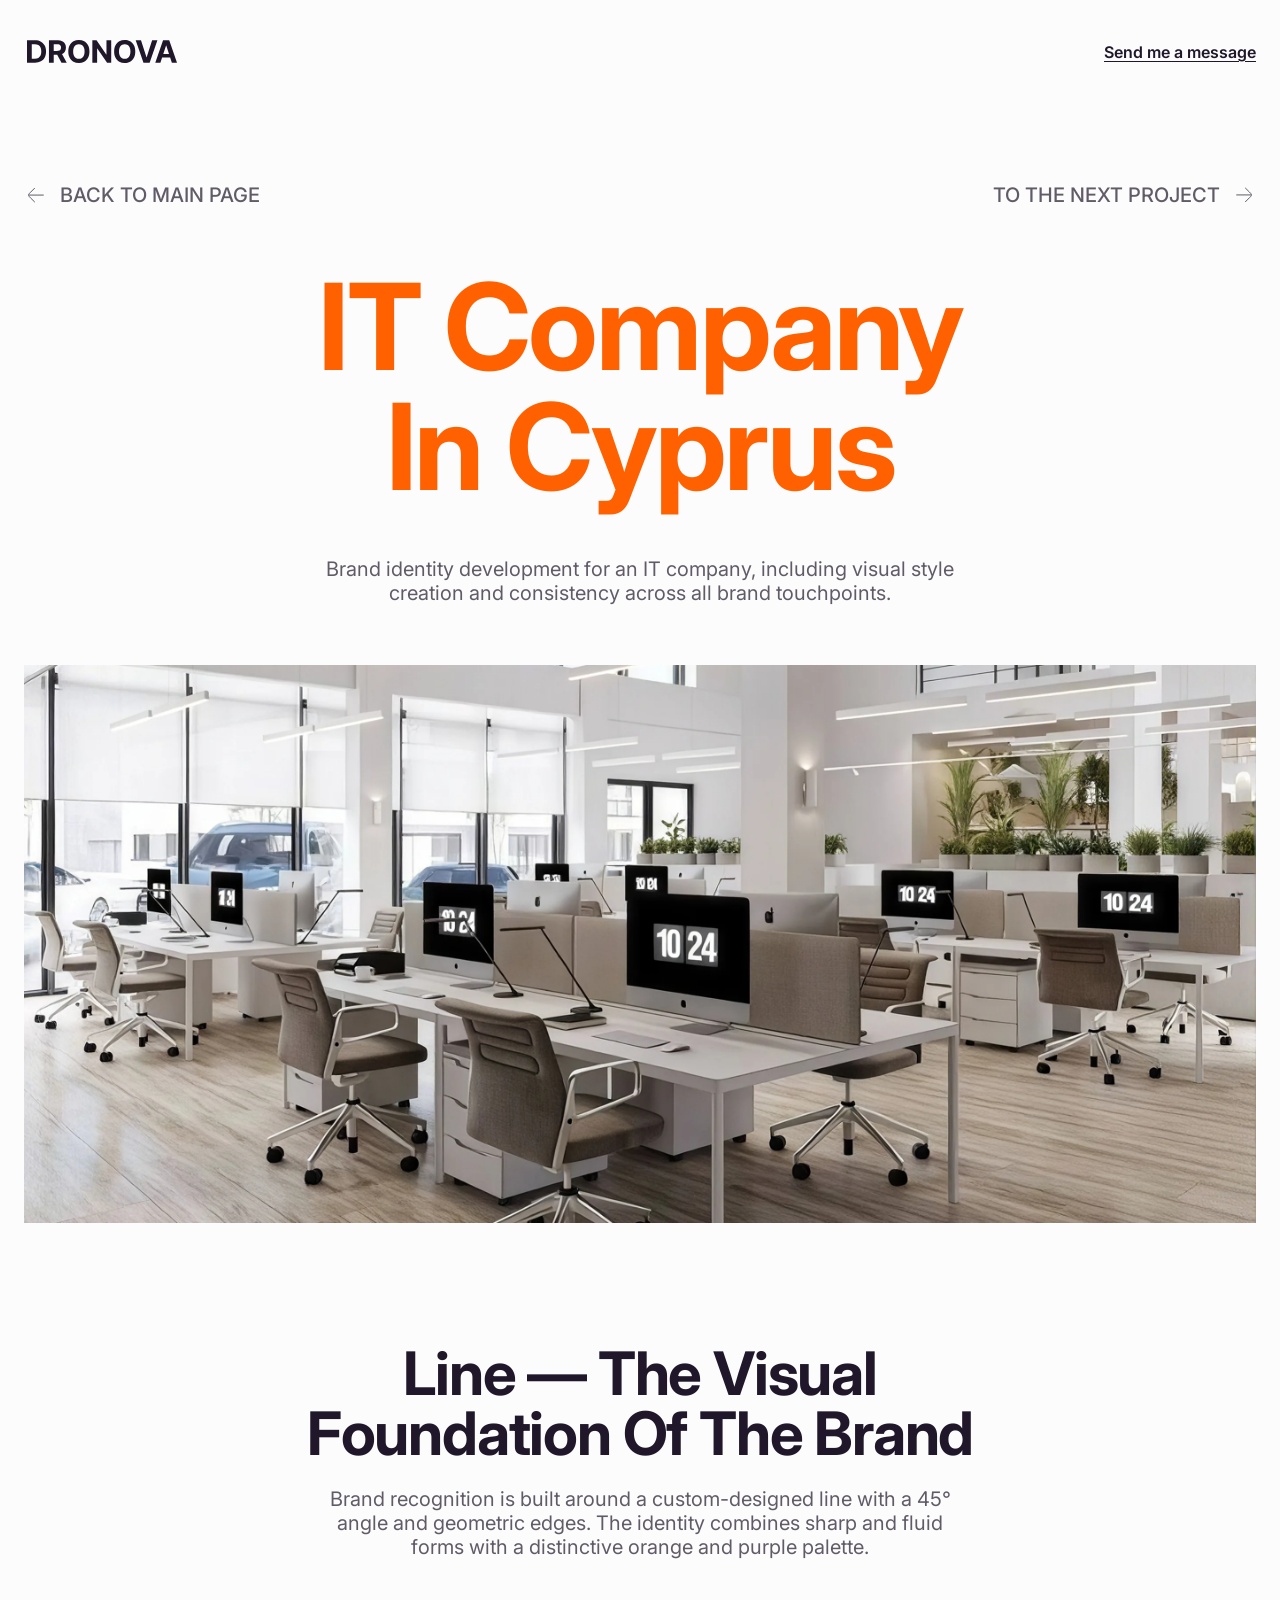
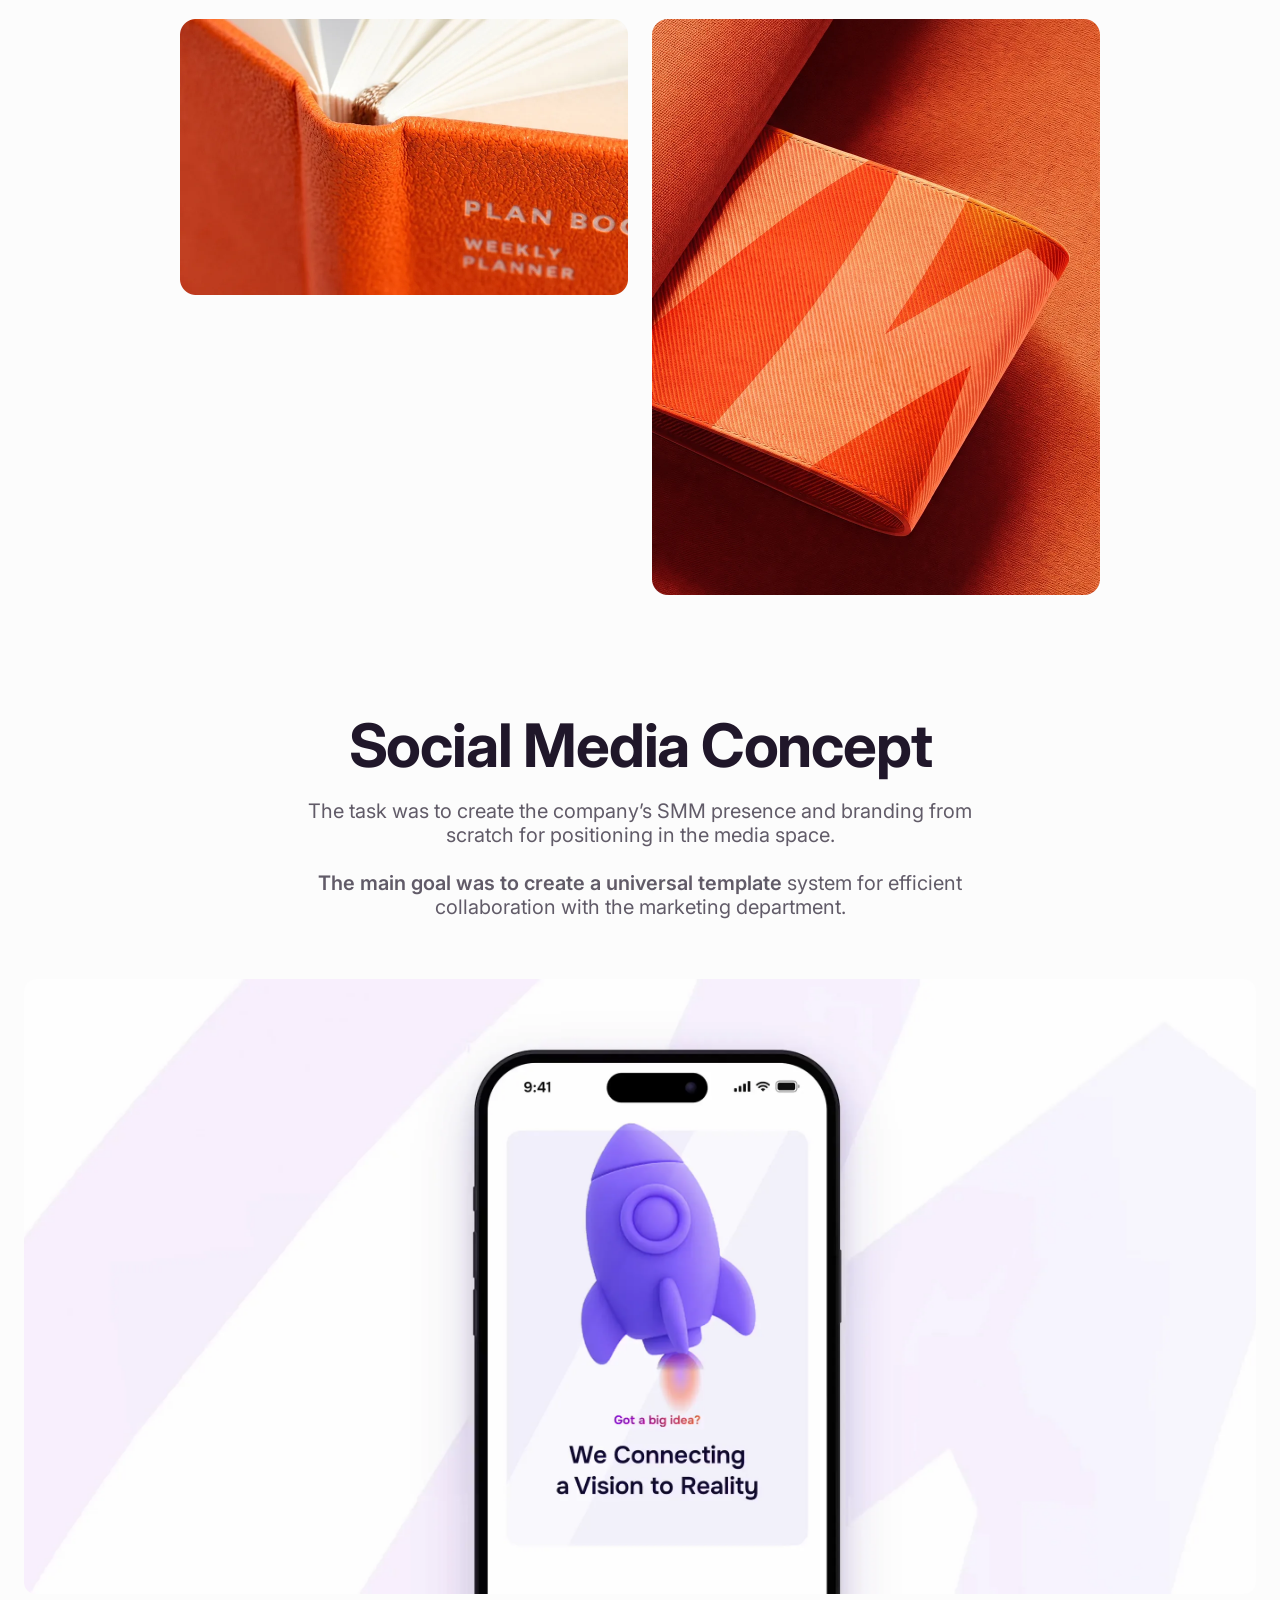
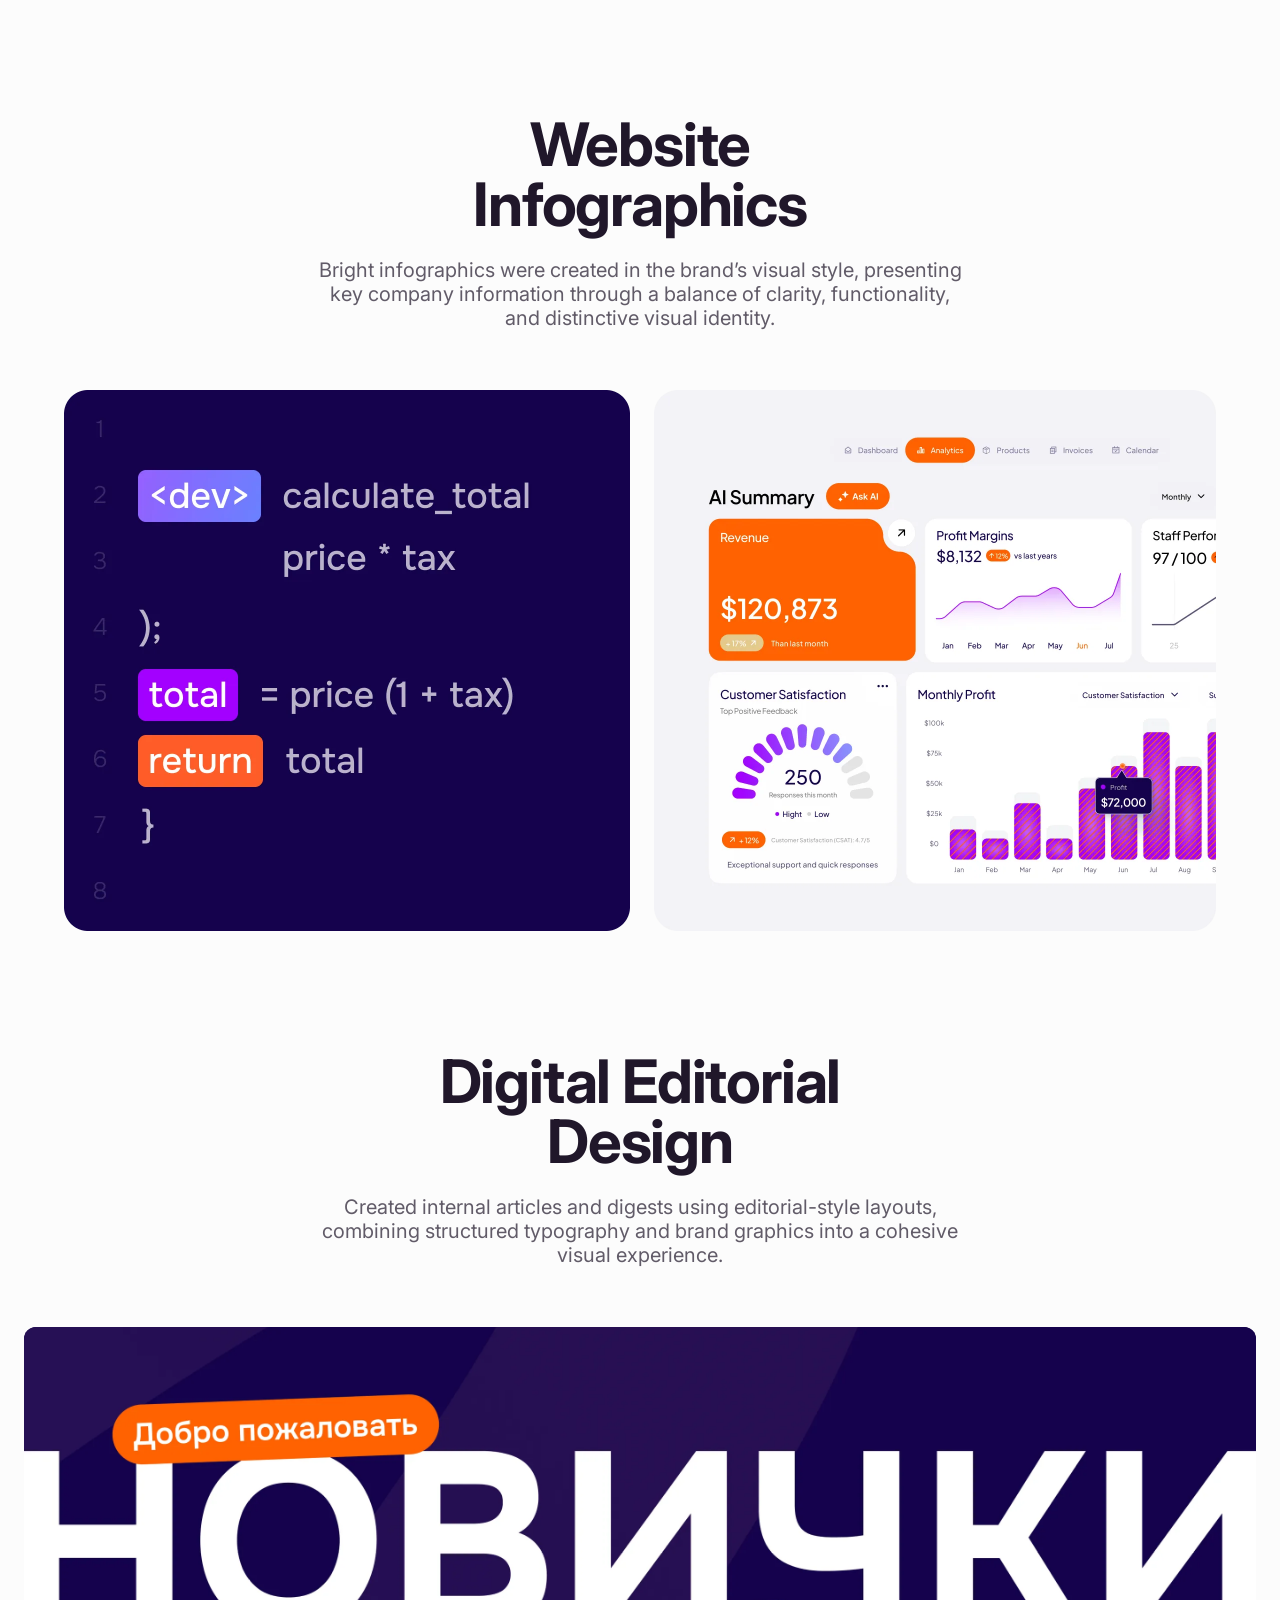
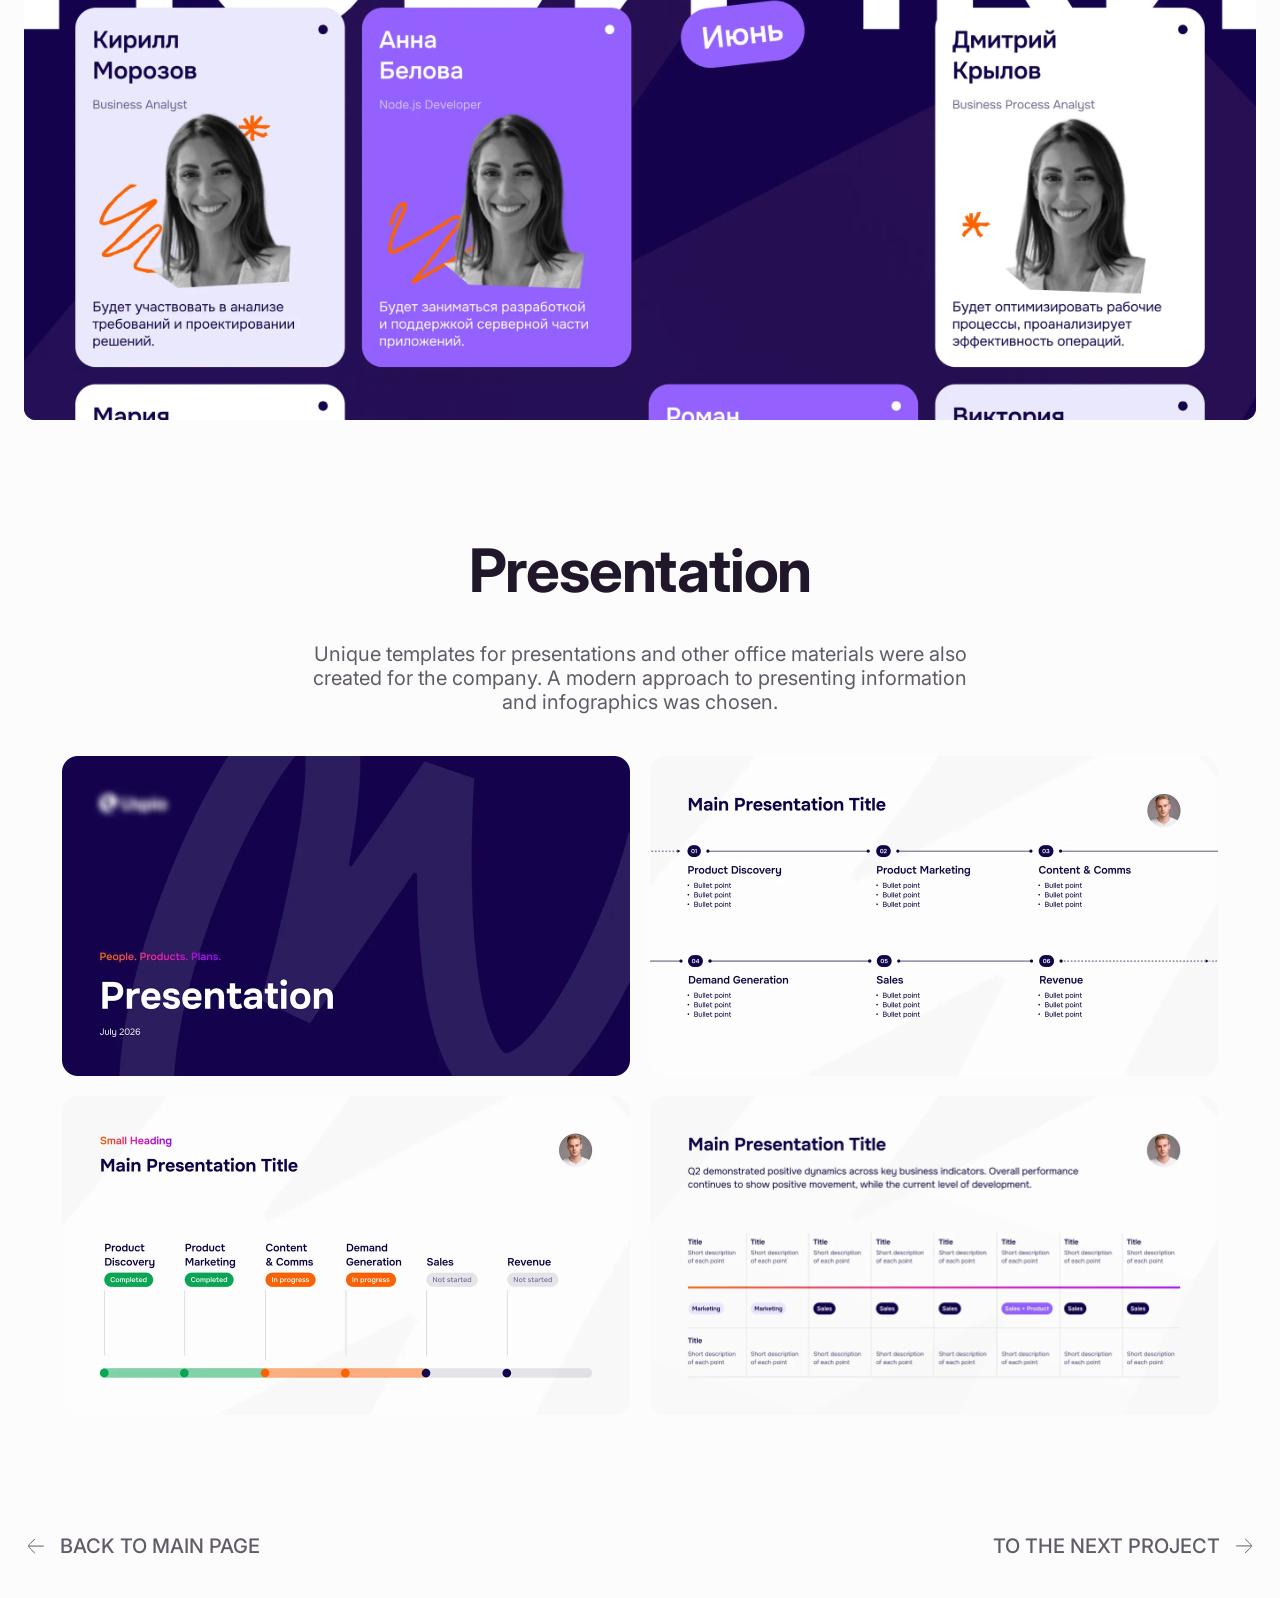
<file: it-company-cyprus.html>
<!doctype html>
<html lang="en">
<head>
  <meta charset="utf-8">
  <meta name="viewport" content="width=device-width, initial-scale=1">
  <title>IT Company in Cyprus — Anastasiia Dronova</title>
  <meta name="description" content="Brand identity, social media, infographics, editorial design and presentations for an IT company in Cyprus. Case study by UI/UX designer Anastasiia Dronova.">
  <link rel="preconnect" href="https://fonts.googleapis.com">
  <link rel="preconnect" href="https://fonts.gstatic.com" crossorigin>
  <link rel="stylesheet" href="https://fonts.googleapis.com/css2?family=Inter:wght@500;600;700&display=swap">
  <link rel="stylesheet" href="styles.css?v=20261117-4">
  <script src="script.js?v=20261117-4" defer></script>
</head>
<body class="case">
  <div class="case-page">
    <header class="case-header">
      <a class="case-header__logo" href="index.html" aria-label="Dronova — main page">
        <img src="assets/logo-dronova.svg" alt="Dronova" width="150" height="23">
      </a>
      <a class="case-header__contact" href="https://t.me/nastuskas" target="_blank" rel="noopener">Send me a message</a>
    </header>

    <nav class="case-nav" aria-label="Projects">
      <a class="case-nav__link" href="index.html">
        <img class="case-nav__arrow" src="assets/arrow-left.svg" alt="" width="24" height="24">
        <span>Back to main page</span>
      </a>
      <a class="case-nav__link case-nav__link--next" href="freedom-development.html">
        <span>To the next project</span>
        <img class="case-nav__arrow case-nav__arrow--next" src="assets/arrow-left.svg" alt="" width="24" height="24">
      </a>
    </nav>

    <main>
      <section class="case-intro">
        <h1 class="case-title">IT company<br>in cyprus</h1>
        <p class="case-text case-intro__text">Brand identity development for an IT company, including visual style creation and consistency across all brand touchpoints.</p>
        <img class="case-media case-media--wide" src="assets/it-cyprus/office.webp" alt="Office with branded clocks on every desk" width="1392" height="630" fetchpriority="high">
      </section>

      <section class="case-section">
        <h2 class="case-heading case-heading--line">Line — the visual foundation of the brand</h2>
        <p class="case-text case-section__text" style="--text-max: 652px">Brand recognition is built around a custom-designed line with a 45° angle and geometric edges. The identity combines sharp and fluid forms with a distinctive orange and purple palette.</p>
        <div class="case-brand-grid">
          <div class="case-brand-grid__stack">
            <img class="case-media" src="assets/it-cyprus/planner.webp" alt="Orange branded weekly planner" width="448" height="276" loading="lazy" decoding="async">
            <img class="case-media" src="assets/it-cyprus/mug.webp" alt="Branded “Ping Pong” mug" width="448" height="276" loading="lazy" decoding="async">
          </div>
          <img class="case-media" src="assets/it-cyprus/notebook.webp" alt="Notebook cover with the brand line pattern" width="448" height="576" loading="lazy" decoding="async">
        </div>
      </section>

      <section class="case-section">
        <h2 class="case-heading" style="--heading-max: 800px">Social media concept</h2>
        <div class="case-text case-section__text" style="--text-max: 680px">
          <p>The task was to create the company’s SMM presence and branding from scratch for positioning in the media space.</p>
          <p><strong>The main goal was to create a universal template</strong> system for efficient collaboration with the marketing department.</p>
        </div>
        <video class="case-media case-media--wide case-video" src="assets/it-cyprus/social-media.mp4" poster="assets/it-cyprus/social-media-poster.webp" width="1392" height="695" muted playsinline preload="metadata" data-play-in-view aria-label="Instagram post templates fanning out around a phone mockup"></video>
      </section>

      <section class="case-section">
        <h2 class="case-heading" style="--heading-max: 530px">Website Infographics</h2>
        <p class="case-text case-section__text" style="--text-max: 652px">Bright infographics were created in the brand’s visual style, presenting key company information through a balance of clarity, functionality, and distinctive visual identity.</p>
        <div class="case-pair">
          <img class="case-media" src="assets/it-cyprus/code-card.webp" alt="Code snippet illustration in brand colors" width="566" height="541" loading="lazy" decoding="async">
          <img class="case-media" src="assets/it-cyprus/analytics-card.webp" alt="Analytics dashboard illustration" width="562" height="541" loading="lazy" decoding="async">
        </div>
      </section>

      <section class="case-section">
        <h2 class="case-heading" style="--heading-max: 530px">Digital Editorial Design</h2>
        <p class="case-text case-section__text" style="--text-max: 652px">Created internal articles and digests using editorial-style layouts, combining structured typography and brand graphics into a cohesive visual experience.</p>
        <div class="case-scroller" data-in-view role="img" aria-label="Internal digest layout: “Welcome, newcomers” employee cards, ping-pong tournament story and winners">
          <img class="case-scroller__img" src="assets/it-cyprus/editorial-long.webp" alt="" width="1392" height="4080" loading="lazy" decoding="async">
        </div>
      </section>

      <section class="case-section case-section--compact">
        <h2 class="case-heading" style="--heading-max: 800px">Presentation</h2>
        <p class="case-text case-section__text" style="--text-max: 684px">Unique templates for presentations and other office materials were also created for the company. A modern approach to presenting information and infographics was chosen.</p>
        <div class="case-slides">
          <img class="case-media" src="assets/it-cyprus/presentation-1.webp" alt="Presentation title slide" width="568" height="320" loading="lazy" decoding="async">
          <img class="case-media" src="assets/it-cyprus/presentation-2.webp" alt="Presentation slide with a process timeline" width="568" height="320" loading="lazy" decoding="async">
          <img class="case-media" src="assets/it-cyprus/presentation-3.webp" alt="Presentation slide with stages and progress" width="568" height="319" loading="lazy" decoding="async">
          <img class="case-media" src="assets/it-cyprus/presentation-4.webp" alt="Presentation slide with a detailed timeline" width="569" height="320" loading="lazy" decoding="async">
        </div>
      </section>
    </main>

    <nav class="case-nav case-nav--bottom" aria-label="Projects">
      <a class="case-nav__link" href="index.html">
        <img class="case-nav__arrow" src="assets/arrow-left.svg" alt="" width="24" height="24">
        <span>Back to main page</span>
      </a>
      <a class="case-nav__link case-nav__link--next" href="freedom-development.html">
        <span>To the next project</span>
        <img class="case-nav__arrow case-nav__arrow--next" src="assets/arrow-left.svg" alt="" width="24" height="24">
      </a>
    </nav>
  </div>
</body>
</html>
</file>
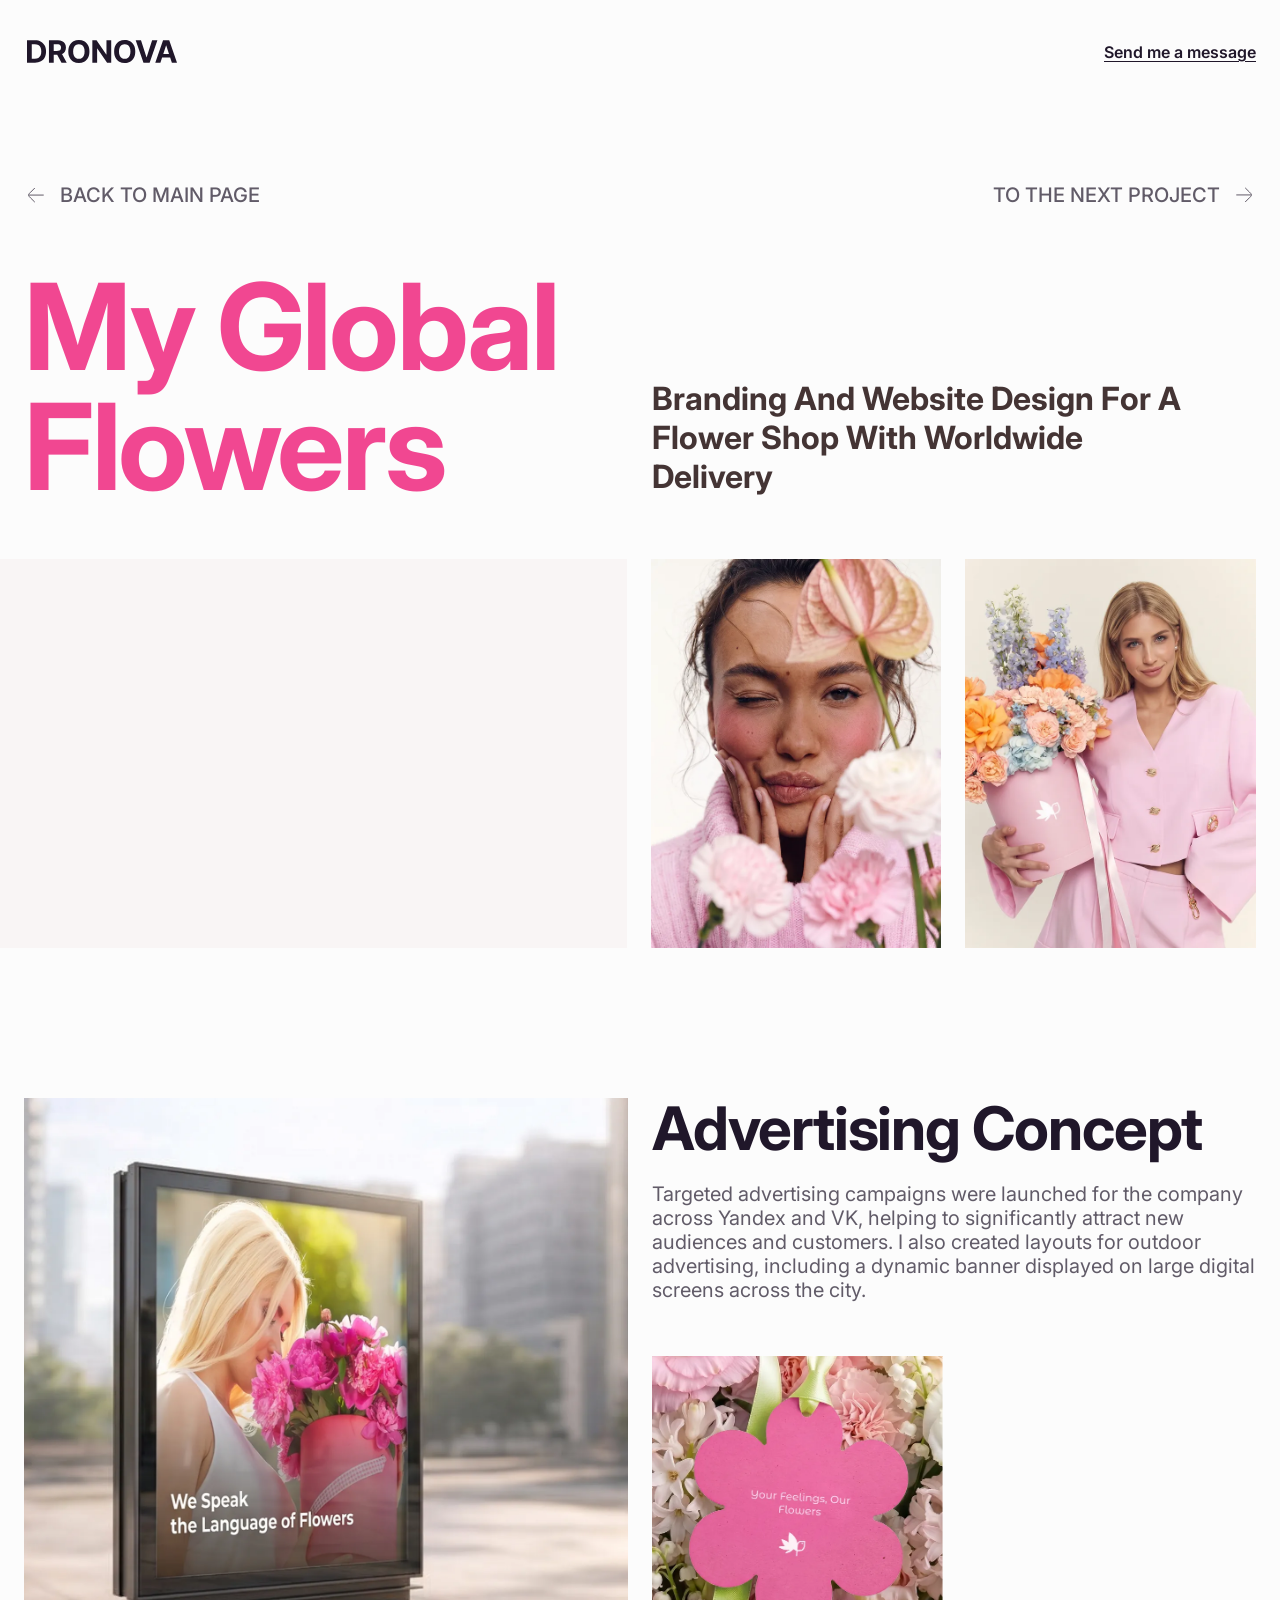
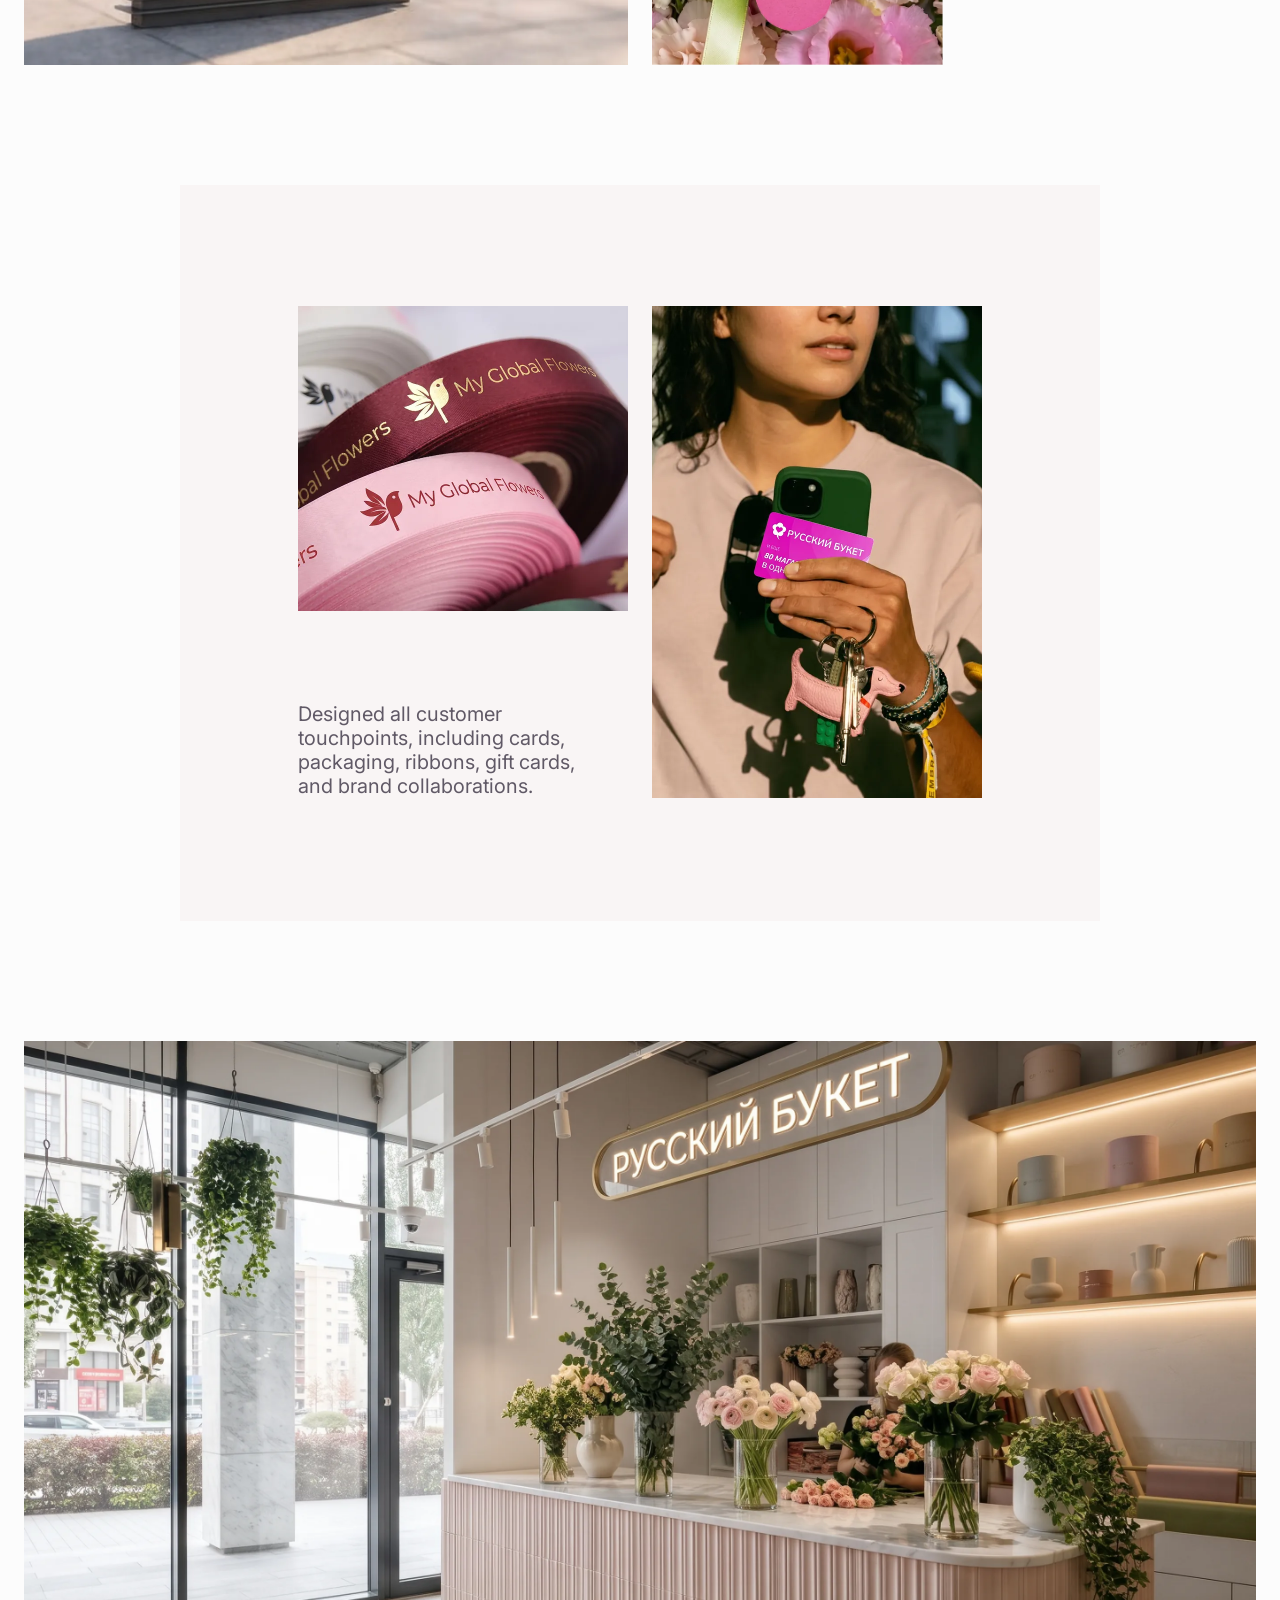
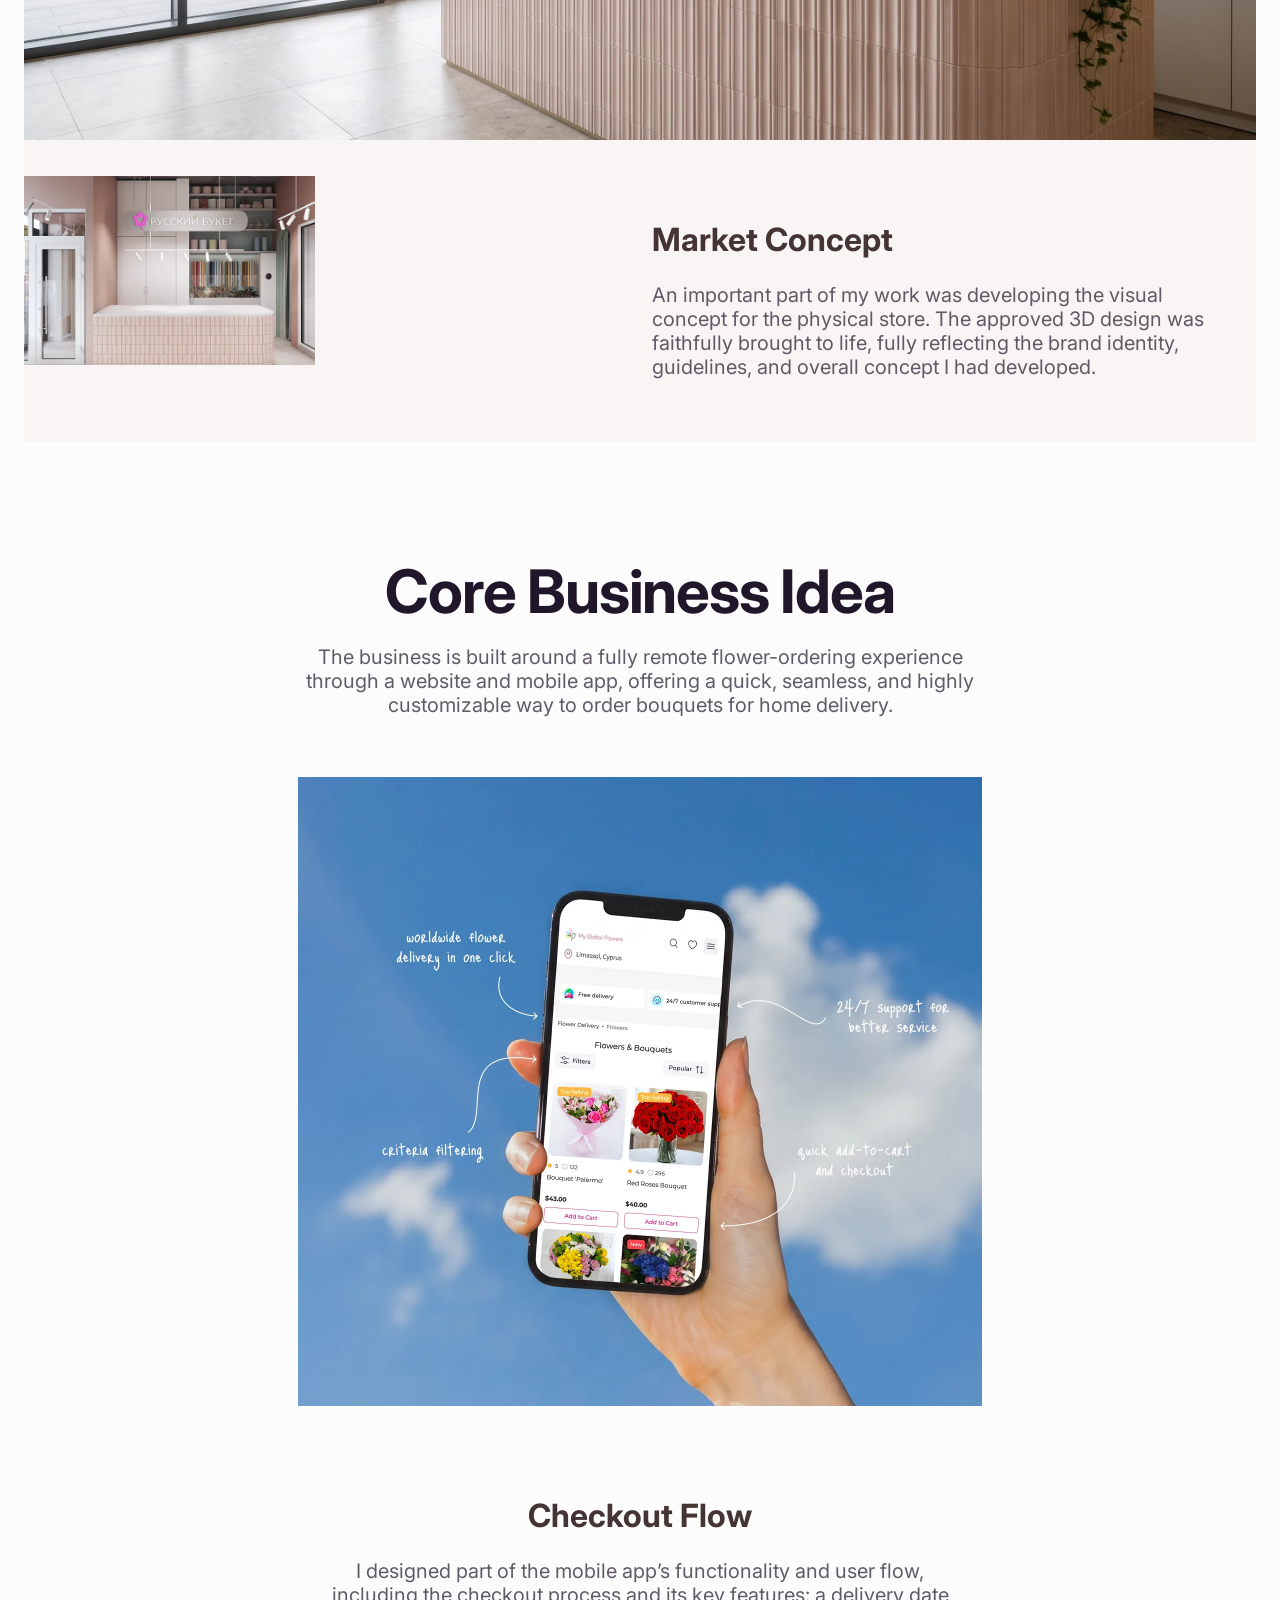
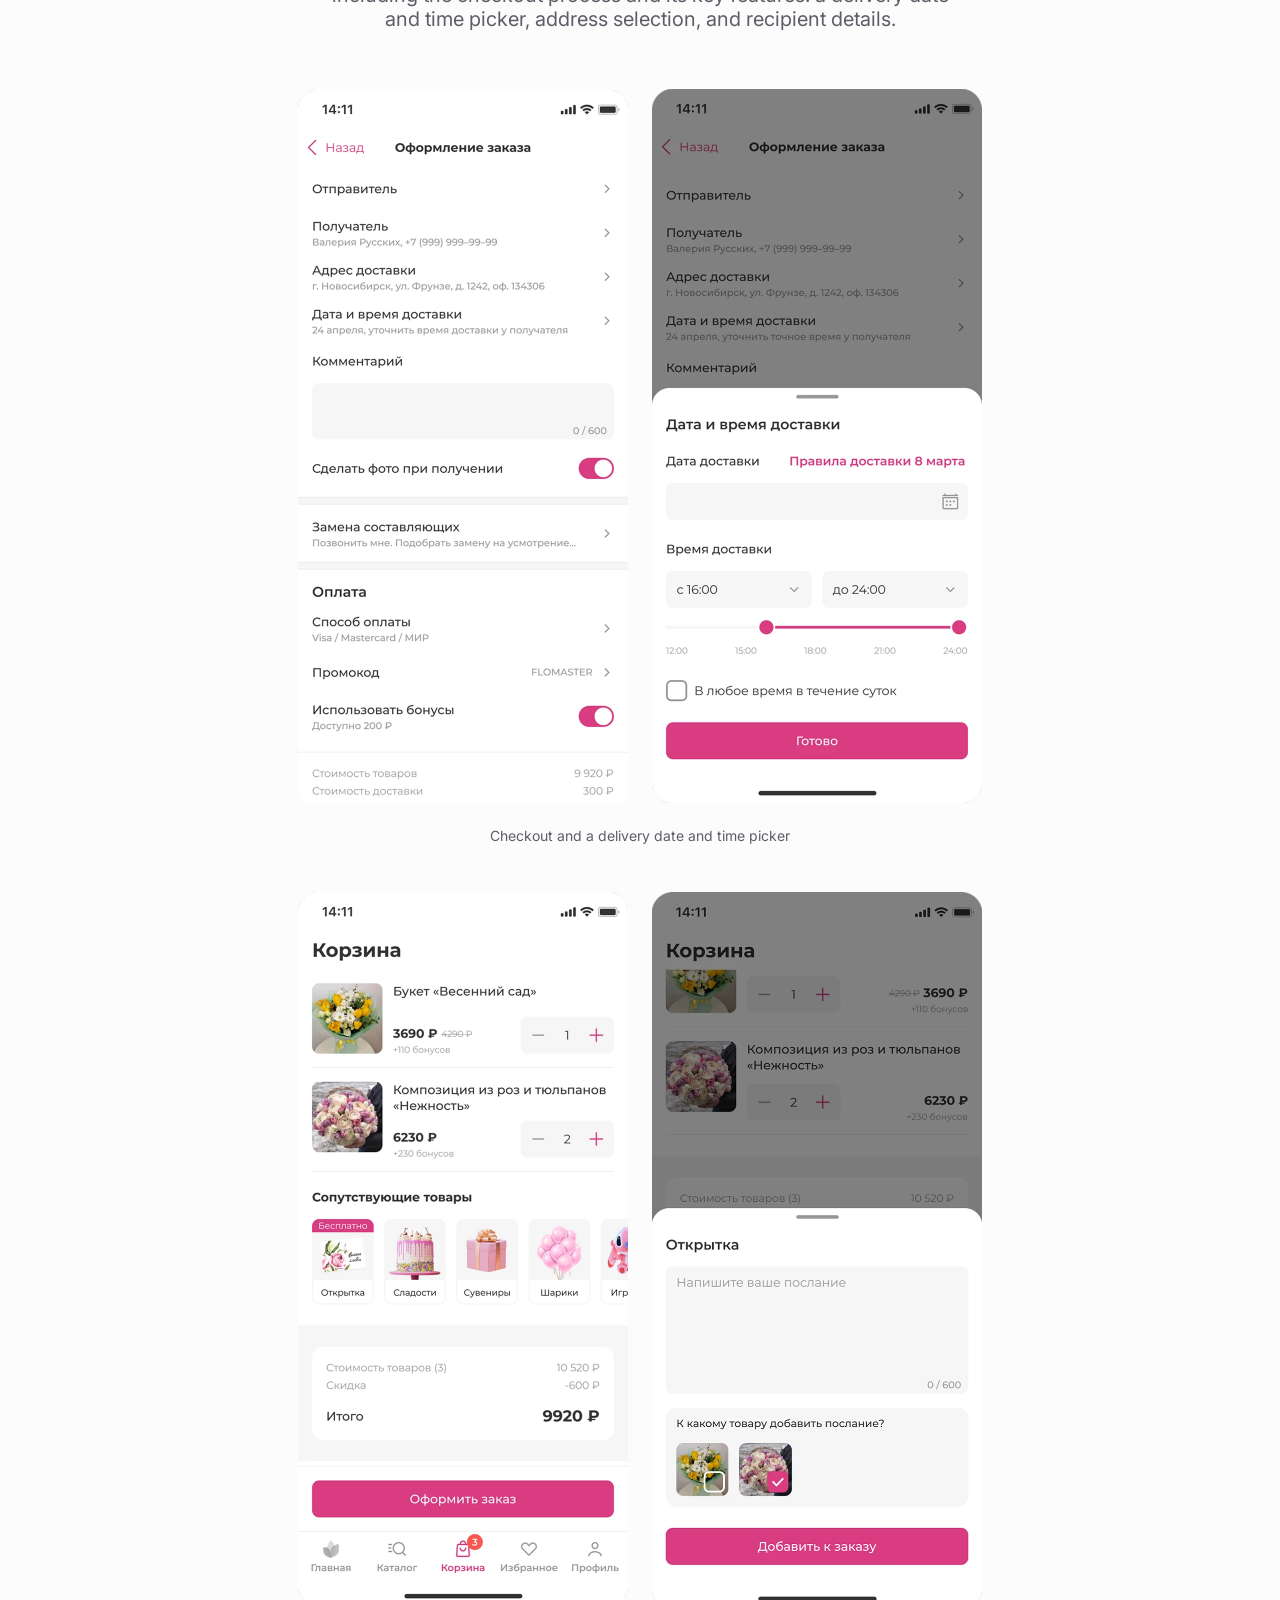
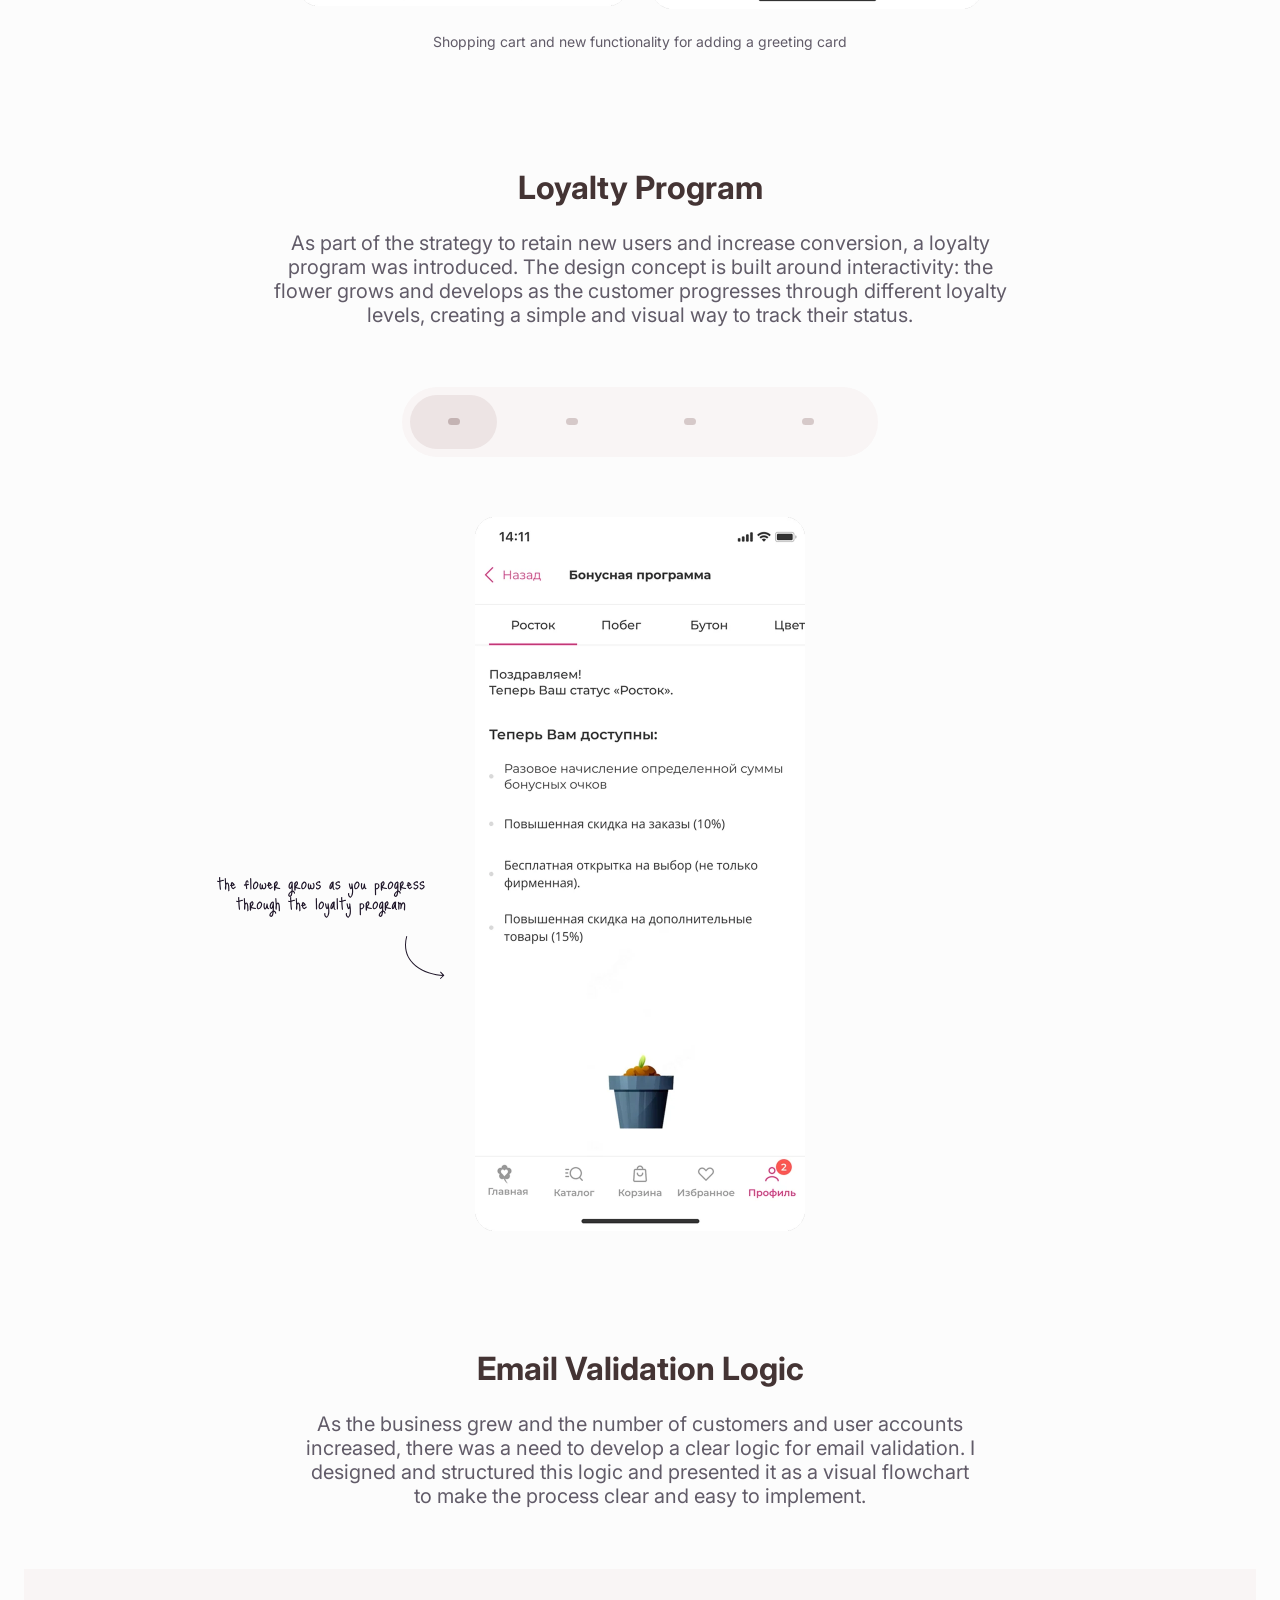
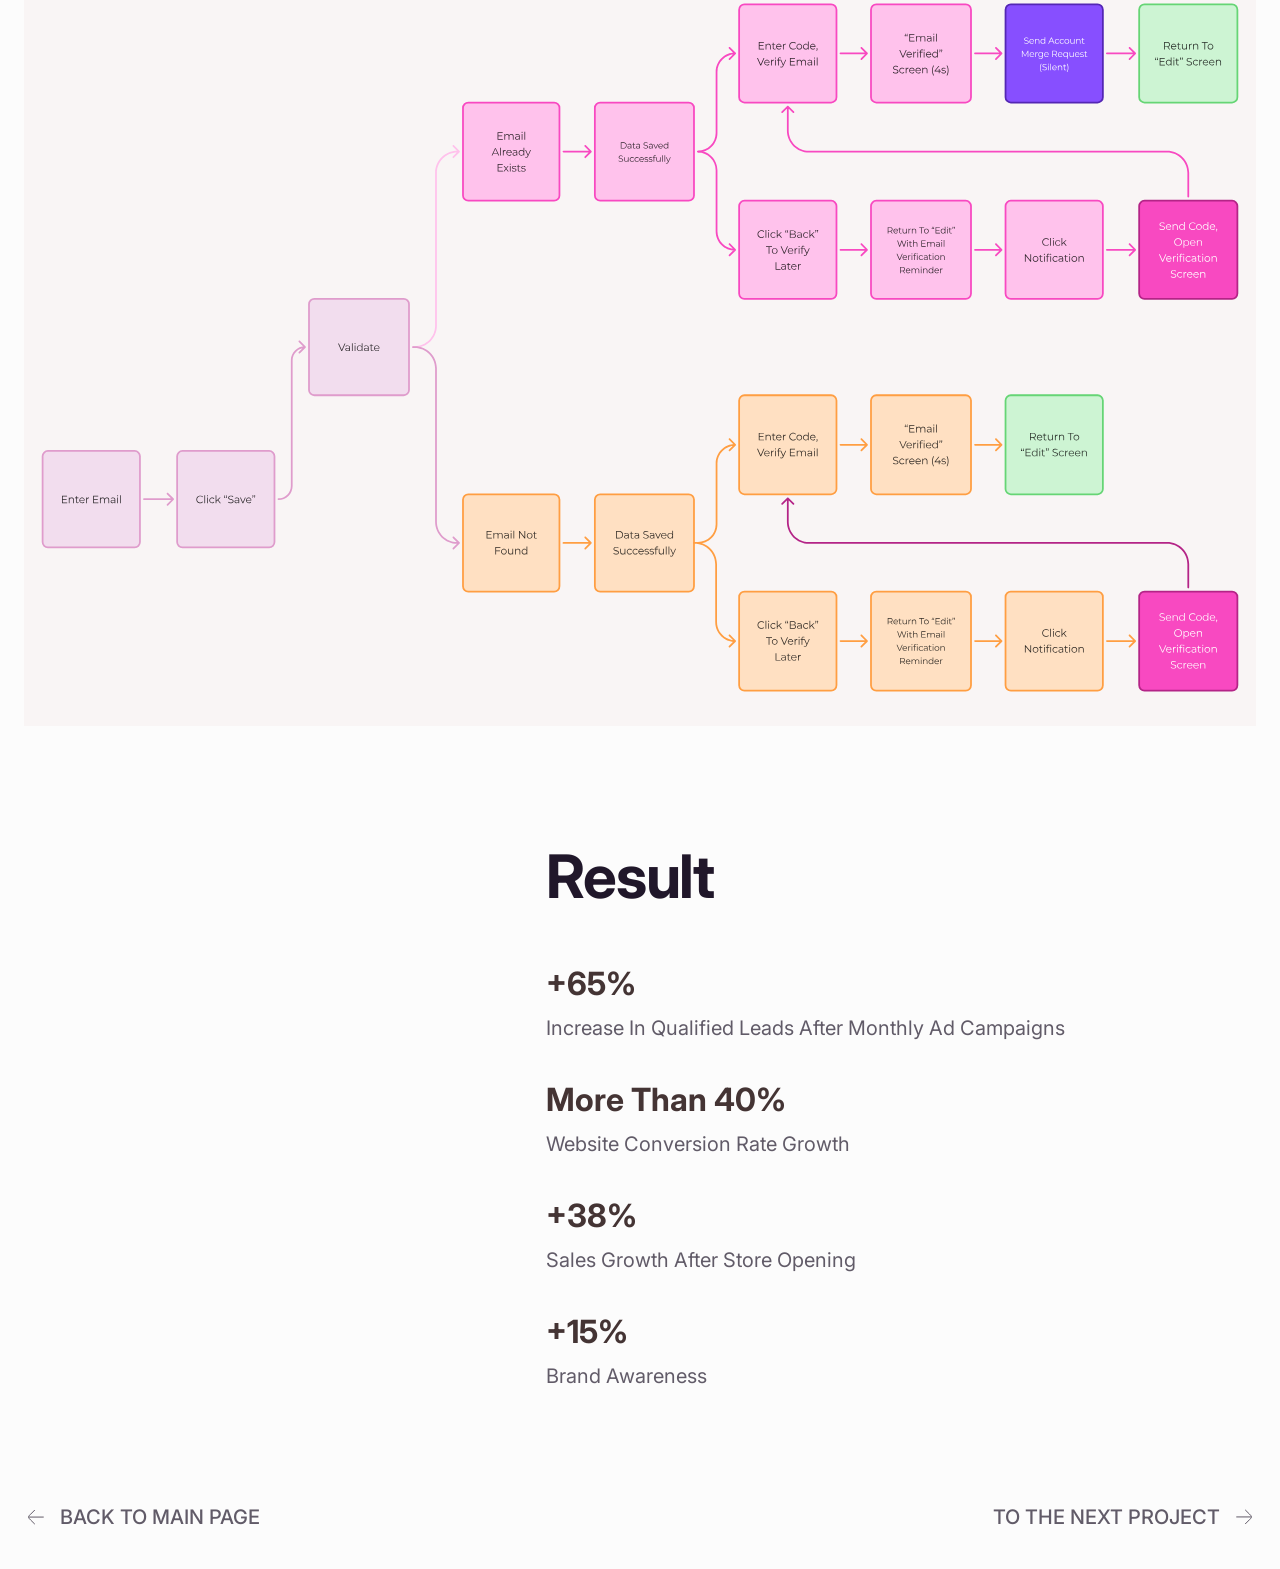
<file: my-global-flowers.html>
<!doctype html>
<html lang="en">
<head>
  <meta charset="utf-8">
  <meta name="viewport" content="width=device-width, initial-scale=1">
  <title>My Global Flowers — Anastasiia Dronova</title>
  <meta name="description" content="Branding and website design for a flower shop with worldwide delivery: advertising, packaging, store concept, mobile app checkout, loyalty program. Case study by UI/UX designer Anastasiia Dronova.">
  <link rel="preconnect" href="https://fonts.googleapis.com">
  <link rel="preconnect" href="https://fonts.gstatic.com" crossorigin>
  <link rel="stylesheet" href="https://fonts.googleapis.com/css2?family=Inter:wght@400;500;600;700&display=swap">
  <link rel="stylesheet" href="styles.css?v=20261117-4">
  <script src="script.js?v=20261117-4" defer></script>
</head>
<body class="case case--flowers">
  <div class="case-page">
    <header class="case-header">
      <a class="case-header__logo" href="index.html" aria-label="Dronova — main page">
        <img src="assets/logo-dronova.svg" alt="Dronova" width="150" height="23">
      </a>
      <a class="case-header__contact" href="https://t.me/nastuskas" target="_blank" rel="noopener">Send me a message</a>
    </header>

    <nav class="case-nav" aria-label="Projects">
      <a class="case-nav__link" href="index.html">
        <img class="case-nav__arrow" src="assets/arrow-left.svg" alt="" width="24" height="24">
        <span>Back to main page</span>
      </a>
      <a class="case-nav__link case-nav__link--next" href="it-company-cyprus.html">
        <span>To the next project</span>
        <img class="case-nav__arrow case-nav__arrow--next" src="assets/arrow-left.svg" alt="" width="24" height="24">
      </a>
    </nav>

    <main>
      <!-- Hero -->
      <section class="mgf-hero">
        <h1 class="case-title case-title--left">My Global<br>Flowers</h1>
        <p class="mgf-subheading mgf-hero__lead">Branding and website design for a flower shop with worldwide delivery</p>
      </section>

      <div class="mgf-photos">
        <span class="mgf-photos__panel" aria-hidden="true"></span>
        <img src="assets/my-global-flowers/face.webp" alt="Woman with pink anthurium and carnations" width="330" height="442" fetchpriority="high">
        <img src="assets/my-global-flowers/pink-suit.webp" alt="Woman in a pink suit holding a branded flower box" width="330" height="442" fetchpriority="high">
      </div>

      <!-- Advertising -->
      <section class="mgf-split mgf-adv" data-reveal>
        <div class="mgf-split__text">
          <h2 class="case-heading case-heading--left">Advertising Concept</h2>
          <p class="case-text case-text--left mgf-text-630">Targeted advertising campaigns were launched for the company across Yandex and VK, helping to significantly attract new audiences and customers. I also created layouts for outdoor advertising, including a dynamic banner displayed on large digital screens across the city.</p>
          <img class="mgf-adv__card" src="assets/my-global-flowers/flower-card.webp" alt="Pink flower-shaped card “Your Feelings, Our Flowers”" width="330" height="351" loading="lazy" decoding="async">
        </div>
        <img class="mgf-split__media" src="assets/my-global-flowers/billboard.webp" alt="Outdoor digital banner “We Speak the Language of Flowers”" width="684" height="642" loading="lazy" decoding="async">
      </section>

      <!-- Touchpoints -->
      <section class="mgf-touchpoints">
        <div class="mgf-touchpoints__col">
          <img src="assets/my-global-flowers/ribbons.webp" alt="Branded My Global Flowers ribbons" width="330" height="305" loading="lazy" decoding="async">
          <p class="case-text case-text--left mgf-touchpoints__text">Designed all customer touchpoints, including cards, packaging, ribbons, gift cards, and brand collaborations.</p>
        </div>
        <img src="assets/my-global-flowers/gift-card.webp" alt="Branded gift card attached to a phone" width="330" height="492" loading="lazy" decoding="async">
      </section>

      <!-- Market -->
      <section class="mgf-market">
        <img class="mgf-market__store" src="assets/my-global-flowers/store.webp" alt="Flower store interior built from the 3D concept" width="1392" height="790" loading="lazy" decoding="async">
        <div class="mgf-market__panel">
          <img class="mgf-market__concept" src="assets/my-global-flowers/store-concept.webp" alt="3D concept of the store" width="330" height="214" loading="lazy" decoding="async">
          <div class="mgf-market__text">
            <h2 class="mgf-subheading">Market Concept</h2>
            <p class="case-text case-text--left mgf-text-630">An important part of my work was developing the visual concept for the physical store. The approved 3D design was faithfully brought to life, fully reflecting the brand identity, guidelines, and overall concept I had developed.</p>
          </div>
        </div>
      </section>

      <!-- Core business idea -->
      <section class="case-section">
        <h2 class="case-heading" style="--heading-max: 800px">Core Business Idea</h2>
        <p class="case-text case-section__text" style="--text-max: 680px">The business is built around a fully remote flower-ordering experience through a website and mobile app, offering a quick, seamless, and highly customizable way to order bouquets for home delivery.</p>
        <img class="case-media mgf-core__img" src="assets/my-global-flowers/app-in-hand.webp" alt="Hand holding a phone with the flower shop app against the sky" width="684" height="629" loading="lazy" decoding="async">
      </section>

      <!-- Checkout flow -->
      <section class="mgf-block mgf-checkout">
        <h2 class="mgf-subheading">Checkout Flow</h2>
        <p class="case-text mgf-block__text" style="--text-max: 652px">I designed part of the mobile app’s functionality and user flow, including the checkout process and its key features: a delivery date and time picker, address selection, and recipient details.</p>

        <figure class="mgf-phones">
          <div class="mgf-phones__row">
            <img class="reveal" data-reveal src="assets/my-global-flowers/screen-checkout.webp" alt="Checkout screen" width="330" height="714" loading="lazy" decoding="async">
            <img class="reveal" data-reveal src="assets/my-global-flowers/screen-delivery-time.webp" alt="Delivery date and time picker" width="330" height="714" loading="lazy" decoding="async">
          </div>
          <figcaption class="mgf-caption">Checkout and a delivery date and time picker</figcaption>
        </figure>

        <figure class="mgf-phones mgf-phones--second">
          <div class="mgf-phones__row">
            <img class="reveal" data-reveal src="assets/my-global-flowers/screen-cart.webp" alt="Shopping cart screen" width="330" height="714" loading="lazy" decoding="async">
            <img class="reveal" data-reveal src="assets/my-global-flowers/screen-greeting-card.webp" alt="Adding a greeting card to the order" width="329" height="714" loading="lazy" decoding="async">
          </div>
          <figcaption class="mgf-caption">Shopping cart and new functionality for adding a greeting card</figcaption>
        </figure>
      </section>

      <!-- Loyalty program -->
      <section class="mgf-block mgf-loyalty">
        <h2 class="mgf-subheading">Loyalty Program</h2>
        <p class="case-text mgf-block__text" style="--text-max: 744px">As part of the strategy to retain new users and increase conversion, a loyalty program was introduced. The design concept is built around interactivity: the flower grows and develops as the customer progresses through different loyalty levels, creating a simple and visual way to track their status.</p>

        <div class="mgf-tabs" role="tablist" aria-label="Loyalty levels" data-loyalty-tabs>
          <span class="mgf-tabs__pill" aria-hidden="true"></span>
          <button class="mgf-tabs__item" type="button" role="tab" aria-selected="true" aria-controls="loyalty-screens" aria-label="Росток" title="Росток"><i></i></button>
          <button class="mgf-tabs__item" type="button" role="tab" aria-selected="false" aria-controls="loyalty-screens" aria-label="Побег" title="Побег" tabindex="-1"><i></i></button>
          <button class="mgf-tabs__item" type="button" role="tab" aria-selected="false" aria-controls="loyalty-screens" aria-label="Бутон" title="Бутон" tabindex="-1"><i></i></button>
          <button class="mgf-tabs__item" type="button" role="tab" aria-selected="false" aria-controls="loyalty-screens" aria-label="Цветок" title="Цветок" tabindex="-1"><i></i></button>
        </div>

        <div class="mgf-loyalty__phone" id="loyalty-screens" role="tabpanel" aria-live="polite">
          <img class="mgf-loyalty__note" src="assets/my-global-flowers/loyalty-note.svg" alt="" width="208" height="41">
          <img class="mgf-loyalty__arrow" src="assets/my-global-flowers/loyalty-arrow.svg" alt="" width="40" height="43">
          <div class="mgf-loyalty__screens">
            <img class="mgf-loyalty__screen is-active" src="assets/my-global-flowers/screen-loyalty.webp" alt="Loyalty level “Росток”: a sprout in a pot" width="330" height="714" loading="lazy" decoding="async">
            <img class="mgf-loyalty__screen" src="assets/my-global-flowers/screen-loyalty-2.webp" alt="Loyalty level “Побег”: a young shoot" width="330" height="714" loading="lazy" decoding="async">
            <img class="mgf-loyalty__screen" src="assets/my-global-flowers/screen-loyalty-3.webp" alt="Loyalty level “Бутон”: a bud" width="330" height="714" loading="lazy" decoding="async">
            <img class="mgf-loyalty__screen" src="assets/my-global-flowers/screen-loyalty-4.webp" alt="Loyalty level “Цветок”: a blooming rose" width="330" height="714" loading="lazy" decoding="async">
          </div>
        </div>
      </section>

      <!-- Email validation -->
      <section class="mgf-block mgf-email">
        <h2 class="mgf-subheading">Email Validation Logic</h2>
        <p class="case-text mgf-block__text" style="--text-max: 676px">As the business grew and the number of customers and user accounts increased, there was a need to develop a clear logic for email validation. I designed and structured this logic and presented it as a visual flowchart to make the process clear and easy to implement.</p>
        <div class="mgf-flowchart">
          <img src="assets/my-global-flowers/email-flowchart.svg" alt="Flowchart of the email validation logic" width="1392" height="856" loading="lazy" decoding="async">
        </div>
      </section>

      <!-- Result -->
      <section class="mgf-result" data-reveal>
        <h2 class="case-heading case-heading--left">Result</h2>
        <dl class="mgf-stats">
          <div class="mgf-stat"><dt>+65%</dt><dd>Increase in qualified leads after monthly ad campaigns</dd></div>
          <div class="mgf-stat"><dt>More than 40%</dt><dd>Website conversion rate growth</dd></div>
          <div class="mgf-stat"><dt>+38%</dt><dd>Sales growth after store opening</dd></div>
          <div class="mgf-stat"><dt>+15%</dt><dd>Brand awareness</dd></div>
        </dl>
      </section>
    </main>

    <nav class="case-nav case-nav--bottom mgf-bottom-nav" aria-label="Projects">
      <a class="case-nav__link" href="index.html">
        <img class="case-nav__arrow" src="assets/arrow-left.svg" alt="" width="24" height="24">
        <span>Back to main page</span>
      </a>
      <a class="case-nav__link case-nav__link--next" href="it-company-cyprus.html">
        <span>To the next project</span>
        <img class="case-nav__arrow case-nav__arrow--next" src="assets/arrow-left.svg" alt="" width="24" height="24">
      </a>
    </nav>
  </div>
</body>
</html>
</file>
<file: styles.css>
/* ---------- Tokens ---------- */
:root {
  --bg: #fcf7f3;
  --text: #443434;
  --text-muted: rgba(68, 52, 52, 0.7);
  --accent: #ff6101;
  --name-gradient: linear-gradient(107.19deg, #e95320 11.89%, #d69b6f 94.17%);

  --font-heading: "Inter", system-ui, -apple-system, "Segoe UI", sans-serif;
  --font-ui: "Manrope", system-ui, -apple-system, "Segoe UI", sans-serif;

  --gutter: 24px;
  --page-max: 1440px;
}

/* ---------- Base ---------- */
*,
*::before,
*::after { box-sizing: border-box; }

html { -webkit-text-size-adjust: 100%; }

body {
  margin: 0;
  background: var(--bg);
  color: var(--text);
  font-family: var(--font-heading);
  -webkit-font-smoothing: antialiased;
  overflow-x: hidden;
}

img { display: block; max-width: 100%; }

h1, h2, p, ul { margin: 0; }
ul { padding: 0; list-style: none; }

/* ---------- Page ---------- */
.page {
  position: relative;
  max-width: var(--page-max);
  margin: 0 auto;
  padding: 40px var(--gutter);
  isolation: isolate;
  overflow: hidden; /* background blobs must not create extra scroll */
}

/* Decorative background blobs, positioned in the 1440×900 frame of the design */
.page__bg {
  position: absolute;
  inset: 0 0 auto;
  aspect-ratio: 1440 / 900;
  z-index: -1;
  pointer-events: none;
}

.page__blob {
  position: absolute;
  max-width: none;
  height: auto;
}

.page__blob--1 { left: 25.3%;  top: -5%;   width: 67.083%; }
.page__blob--2 { left: 42.3%;  top: -5.2%; width: 57.083%; }

/* ---------- Hero: photo | name & role | contact tiles ---------- */
.hero {
  display: grid;
  grid-template-columns: repeat(4, minmax(0, 1fr));
  column-gap: var(--gutter);
  align-items: start;
}

.hero__photo {
  width: 100%;
  max-width: 330px;
  margin-top: 15px;
}

/* the photo is a round link: same "Contact me" pill as the Telegram tile */
.contact-tile__frame.hero__photo-frame { border-radius: 50%; }
.hero__photo-frame img { width: 100%; height: auto; aspect-ratio: 1; }
.contact-tile.hero__photo:focus-visible { border-radius: 50%; }

.hero__intro { grid-column: 2 / span 2; }

.hero__name {
  font-size: 80px;
  font-weight: 700;
  line-height: 1.05;
  letter-spacing: -0.02em;
  text-transform: uppercase;
  background: var(--name-gradient);
  -webkit-background-clip: text;
  background-clip: text;
  color: transparent;
}

.hero__role {
  max-width: 344px;
  margin-top: 18px;
  font-size: 32px;
  font-weight: 700;
  line-height: normal;
  text-transform: capitalize;
}

.hero__place {
  margin-top: 14px;
  font-size: 20px;
  font-weight: 600;
  line-height: normal;
  text-transform: capitalize;
  color: var(--text-muted);
}

.tags {
  display: flex;
  flex-wrap: wrap;
  gap: 10px 6px;
  margin-top: 26px;
}

.tag {
  display: inline-flex;
  align-items: center;
  height: 28px;
  padding: 4px 12px;
  border: 1px solid rgba(255, 255, 255, 0.2);
  border-radius: 36px;
  background: rgba(255, 255, 255, 0.4);
  -webkit-backdrop-filter: blur(6.65px);
  backdrop-filter: blur(6.65px);
  font-family: var(--font-ui);
  font-weight: 600;
  font-size: 16px;
  line-height: 20px;
  font-feature-settings: "lnum" 1, "pnum" 1;
  color: var(--accent);
  white-space: nowrap;
}

/* Contact tiles (Telegram, LinkedIn) */
.contacts {
  display: grid;
  grid-template-columns: repeat(2, minmax(0, 1fr));
  gap: var(--gutter);
}

.contact-tile {
  position: relative;
  display: block;
  color: inherit;
}

.contact-tile__frame {
  display: block;
  overflow: hidden;
  border-radius: 35px;
}

.contact-tile__frame img {
  width: 100%;
  height: auto;
  transition: transform 0.6s cubic-bezier(0.22, 1, 0.36, 1);
}

.contact-tile .card__cursor { z-index: 2; }
.contact-tile:focus-visible { outline: 2px solid var(--accent); outline-offset: 4px; border-radius: 35px; }

/* ---------- Projects ---------- */
.projects {
  display: grid;
  grid-template-columns: repeat(4, minmax(0, 1fr));
  gap: var(--gutter);
  margin-top: 80px;
}

.card {
  position: relative;
  aspect-ratio: 330 / 383;
  overflow: hidden;
  border-radius: 50px;
  isolation: isolate;
  container-type: size;
}

a.card {
  display: block;
  color: inherit;
  text-decoration: none;
}

a.card:focus-visible { outline: 2px solid var(--accent); outline-offset: 4px; }

/* Image + decorative layers keep the 330×383 proportions of the design
   and cover the card like object-fit: cover, whatever the card's size */
.card__art {
  position: absolute;
  left: 50%;
  top: 50%;
  width: max(100cqw, 100cqh * 330 / 383);
  aspect-ratio: 330 / 383;
  transform: translate(-50%, -50%) scale(var(--art-scale, 1));
  transition: transform 0.6s cubic-bezier(0.22, 1, 0.36, 1);
}

/* Freedom card: the full photo fills the card as is, without the 330×383 frame */
.card--freedom .card__art {
  width: 100%;
  height: 100%;
  aspect-ratio: auto;
}

/* Hover: the picture zooms inside its frame, the frame itself stays put */
@media (hover: hover) {
  .card:hover { --art-scale: 1.08; }
  .contact-tile:hover .contact-tile__frame img { transform: scale(1.08); }
}

.card__img {
  position: absolute;
  inset: 0;
  width: 100%;
  height: 100%;
  object-fit: cover;
}

/* Decorative layers: coordinates converted from the 330×383 card in Figma */
.card__deco {
  position: absolute;
  max-width: none;
  pointer-events: none;
}

.card__deco--flower-glow {
  left: -89.93%;
  top: 7.76%;
  width: 208.49%;
  height: 161.04%;
  transform: rotate(43.85deg);
}

.card__deco--nda-rings { left: 0; top: -25.587%; width: 100.303%; height: 86.423%; overflow: visible; }

.card__shade {
  position: absolute;
  left: 0;
  top: 0;
  width: 135.758%;
  height: 106.527%;
  background: linear-gradient(182.84deg, rgba(15, 15, 15, 0) 61%, rgba(58, 39, 29, 0.78) 98.52%);
}

.card__title {
  position: absolute;
  left: 28px;
  right: 28px;
  bottom: 28px;
  font-size: 20px;
  font-weight: 700;
  line-height: normal;
  text-transform: capitalize;
  color: #fff;
}

/* NDA card: the finger keeps pressing the white button (runs on its own, in a loop) */
.card__finger {
  transform-origin: 50% 0;
  animation: nda-finger 2.8s cubic-bezier(0.45, 0, 0.25, 1) infinite;
}

.nda-button circle { transform-box: fill-box; transform-origin: center; }
.nda-button__dot { animation: nda-dot 2.8s cubic-bezier(0.45, 0, 0.25, 1) infinite; }
.nda-button__ring { animation: nda-ring 2.8s cubic-bezier(0.45, 0, 0.25, 1) infinite; }
.nda-button__ripple { opacity: 0; animation: nda-ripple 2.8s ease-out infinite; }

@keyframes nda-finger {
  0%, 30%   { transform: translateY(0) scale(1); }
  42%       { transform: translateY(-2.2%) scale(1.025); }
  50%       { transform: translateY(-2.2%) scale(1.025); }
  64%, 100% { transform: translateY(0) scale(1); }
}

@keyframes nda-dot {
  0%, 34%   { transform: scale(1); }
  44%, 50%  { transform: scale(0.78); }
  62%       { transform: scale(1.06); }
  72%, 100% { transform: scale(1); }
}

@keyframes nda-ring {
  0%, 34%   { transform: scale(1); opacity: 0.33; }
  44%, 50%  { transform: scale(0.9); opacity: 0.55; }
  70%, 100% { transform: scale(1); opacity: 0.33; }
}

@keyframes nda-ripple {
  0%, 44% { transform: scale(0.5); opacity: 0; }
  48%     { transform: scale(0.6); opacity: 0.9; }
  85%     { transform: scale(2.6); opacity: 0; }
  100%    { transform: scale(2.6); opacity: 0; }
}

@media (prefers-reduced-motion: reduce) {
  .card__art,
  .contact-tile__frame img { transition: none; }
  .card__button { transition: opacity 0.3s ease; }
  .card__finger,
  .nda-button circle { animation: none; }
}

/* Hover pill ("View project", "Contact me", gallery labels). script.js moves .card__cursor
   through --btn-x / --btn-y so the pill follows the cursor */
.card__cursor {
  --btn-x: 50cqw;
  --btn-y: 50cqh;
  position: absolute;
  left: 0;
  top: 0;
  z-index: 1;
  pointer-events: none;
  transform: translate3d(var(--btn-x), var(--btn-y), 0);
  will-change: transform;
}

.card__button {
  display: inline-flex;
  align-items: center;
  justify-content: center;
  height: 54px;
  padding: 17px 29px;
  border-radius: 72px;
  background: #fff;
  font-family: var(--font-ui);
  font-weight: 600;
  font-size: 16px;
  line-height: 20px;
  font-feature-settings: "lnum" 1, "pnum" 1;
  color: var(--text);
  white-space: nowrap;
  opacity: 0;
  transform: translate(-50%, -50%) scale(0.9);
  transition: opacity 0.3s ease, transform 0.4s cubic-bezier(0.22, 1, 0.36, 1);
}

@media (hover: hover) {
  .card:hover .card__button,
  .has-card-cursor .contact-tile:hover .card__button {
    opacity: 1;
    transform: translate(-50%, -50%) scale(1);
  }

  .contact-tile .card__button { box-shadow: 0 8px 24px rgba(68, 52, 52, 0.12); }

  /* The pill replaces the cursor */
  .has-card-cursor .card,
  .has-card-cursor .contact-tile { cursor: none; }
}

/* ---------- Responsive ---------- */

/* Desktop: the whole page fits the screen, cards take the remaining height */
@media (min-width: 1280px) {
  .page {
    display: flex;
    flex-direction: column;
    min-height: 100vh;
    min-height: 100svh;
  }

  .page > main {
    display: flex;
    flex: 1 1 0;
    flex-direction: column;
  }

  .projects {
    flex: 1 1 0;
    min-height: 200px;
  }

  .card { aspect-ratio: auto; }
}

/* MacBook Pro 16" (1728px viewport): full width with 40px side margins */
@media (min-width: 1600px) and (max-width: 1800px) {
  .page {
    max-width: none;
    padding-left: 40px;
    padding-right: 40px;
  }
}

@media (max-width: 1279px) {
  .hero { grid-template-columns: minmax(0, 240px) minmax(0, 1fr) minmax(0, 220px); }
  .hero__intro { grid-column: 2; }
  .hero__photo { margin-top: 0; }
  .hero__name { font-size: clamp(48px, 6.25vw, 80px); }
  .contacts { gap: 16px; }
  .contact-tile__frame:not(.hero__photo-frame) { border-radius: 26px; }
  .projects { grid-template-columns: repeat(2, minmax(0, 1fr)); margin-top: 64px; }
}

@media (max-width: 899px) {
  .hero {
    grid-template-columns: minmax(0, 160px) minmax(0, 1fr);
    grid-template-areas: "photo contacts" "intro intro";
    row-gap: 32px;
  }
  .hero__photo { grid-area: photo; }
  .contacts { grid-area: contacts; justify-self: end; width: min(100%, 220px); }
  .hero__intro { grid-area: intro; }
  .hero__name { font-size: clamp(40px, 10vw, 72px); }
  .hero__role { font-size: 28px; }
  .projects { margin-top: 48px; }
}

@media (max-width: 599px) {
  :root { --gutter: 16px; }
  .page { padding-top: 24px; padding-bottom: 32px; }
  .hero { grid-template-columns: minmax(0, 120px) minmax(0, 1fr); row-gap: 24px; }
  .contacts { width: min(100%, 176px); gap: 12px; }
  .contact-tile__frame:not(.hero__photo-frame) { border-radius: 20px; }
  .hero__role { font-size: 24px; margin-top: 16px; }
  .hero__place { font-size: 18px; }
  .projects { grid-template-columns: 1fr; margin-top: 40px; }
  .card { border-radius: 40px; }
}

/* =====================================================================
   Case study pages (it-company-cyprus.html)
   Measurements from the 1440px Figma frame
   ===================================================================== */
body.case {
  --case-bg: #fcfcfc;
  --case-ink: #20172a;
  --case-ink-muted: rgba(32, 23, 42, 0.7);
  --case-accent: #ff6101;
  --section-gap: 120px;   /* media → next heading */
  --media-gap: 60px;      /* text → media */
  background: var(--case-bg);
  color: var(--case-ink);
}

.case-page {
  max-width: var(--page-max);
  margin: 0 auto;
  padding: 40px var(--gutter) 40px; /* same footer offset on every case page */
}

/* Header */
.case-header {
  display: flex;
  align-items: center;
  justify-content: space-between;
  gap: 16px;
  padding-left: 3px;
}

.case-header__logo { display: block; }

.case-header__contact {
  font-weight: 600;
  font-size: 16px;
  line-height: 20px;
  font-feature-settings: "lnum" 1, "pnum" 1;
  color: var(--case-ink);
  text-decoration: underline;
  text-decoration-thickness: 8.5%;
  text-underline-offset: 3px;
}

/* Back / next */
.case-nav {
  display: flex;
  justify-content: space-between;
  gap: 16px;
  margin-top: 120px;
}

.case-nav--bottom { margin-top: 119px; }

.case-nav__link {
  display: inline-flex;
  align-items: center;
  gap: 12px;
  font-weight: 500;
  font-size: 20px;
  line-height: 24px;
  text-transform: uppercase;
  color: var(--case-ink-muted);
  text-decoration: none;
  transition: color 0.2s ease;
}

.case-nav__link:hover,
.case-nav__link:focus-visible { color: var(--case-ink); }

.case-nav__arrow { flex: none; opacity: 0.7; transition: opacity 0.2s ease; }
.case-nav__link:hover .case-nav__arrow { opacity: 1; }
.case-nav__arrow--next { transform: rotate(180deg); }

/* Intro */
.case-intro {
  display: flex;
  flex-direction: column;
  align-items: center;
  margin-top: 60px;
}

.case-title {
  font-size: 120px;
  font-weight: 700;
  line-height: 1;
  letter-spacing: -0.02em;
  text-align: center;
  text-transform: capitalize;
  color: var(--case-accent);
}

.case-intro__text { max-width: 694px; margin-top: 50px; }

/* Shared text styles */
.case-heading {
  max-width: var(--heading-max, 762px);
  font-size: 60px;
  font-weight: 700;
  line-height: 1;
  letter-spacing: -0.02em;
  text-align: center;
  text-transform: capitalize;
  color: var(--case-ink);
}

.case-text {
  font-size: 20px;
  line-height: 24px;
  text-align: center;
  color: var(--case-ink-muted);
}

.case-text p + p { margin-top: 24px; }
.case-text strong { font-weight: 600; }

/* Sections */
.case-section {
  display: flex;
  flex-direction: column;
  align-items: center;
  margin-top: var(--section-gap);
}

.case-section__text { max-width: var(--text-max, 652px); margin-top: 24px; }

.case-media { width: 100%; height: auto; }

.case-intro .case-media,
.case-section > .case-media,
.case-scroller,
.case-brand-grid,
.case-pair,
.case-slides { margin-top: var(--media-gap); }

.case-media--wide { max-width: 1392px; }

/* Social media: short clip, plays once when it scrolls into view */
.case-video {
  display: block;
  aspect-ratio: 1392 / 695;
  object-fit: cover;
  border-radius: 12px;
  background: #f4f2fa;
}

/* Editorial: a long layout slowly scrolls down and back up inside the frame */
.case-scroller {
  width: 100%;
  max-width: 1392px;
  aspect-ratio: 1392 / 783;
  overflow: hidden;
  border-radius: 12px;
  container-type: inline-size;
  background: #1c0f4a;
}

.case-scroller__img {
  width: 100%;
  height: auto;
  animation: case-scroll 26s ease-in-out infinite;
  animation-play-state: paused;
  will-change: transform;
}

.case-scroller.is-in-view .case-scroller__img { animation-play-state: running; }

/* hold at top → scroll down → hold at bottom → scroll up */
@keyframes case-scroll {
  0%, 6%   { transform: translateY(0); }
  46%, 54% { transform: translateY(calc(-100% + 100cqw * 783 / 1392)); }
  94%, 100% { transform: translateY(0); }
}

@media (prefers-reduced-motion: reduce) {
  .case-scroller__img { animation: none; }
}

/* Presentation block is tighter in the design */
.case-section--compact .case-section__text,
.case-section--compact .case-slides { margin-top: 42px; }

/* Brand line: two stacked photos + one tall */
.case-brand-grid {
  display: grid;
  grid-template-columns: repeat(2, minmax(0, 1fr));
  gap: 24px;
  width: 100%;
  max-width: 920px;
}

.case-brand-grid__stack { display: grid; gap: 24px; align-content: start; }

/* Website infographics: two cards */
.case-pair {
  display: grid;
  grid-template-columns: 566fr 562fr;
  gap: 24px;
  width: 100%;
  max-width: 1152px;
}

/* Presentation: 2×2 slides */
.case-slides {
  display: grid;
  grid-template-columns: repeat(2, minmax(0, 1fr));
  gap: 20px;
  width: 100%;
  max-width: 1156px;
}

/* Case responsive */
@media (max-width: 1279px) {
  .case-title { font-size: clamp(56px, 9vw, 120px); }
  .case-heading { font-size: clamp(36px, 4.7vw, 60px); }
}

@media (max-width: 899px) {
  body.case { --section-gap: 88px; --media-gap: 40px; }
  .case-nav { margin-top: 72px; }
  .case-nav--bottom { margin-top: 88px; }
  .case-intro { margin-top: 48px; }
  .case-intro__text { margin-top: 32px; }
  .case-text { font-size: 18px; line-height: 24px; }
  .case-section--compact .case-section__text { margin-top: 24px; }
  .case-section--compact .case-slides { margin-top: 40px; }
}

@media (max-width: 599px) {
  body.case { --section-gap: 72px; --media-gap: 32px; }
  .case-page { padding-top: 24px; padding-bottom: 40px; }
  .case-header { padding-left: 0; }
  .case-header__logo img { width: 120px; height: auto; }
  .case-header__contact { font-size: 14px; }
  .case-nav { flex-wrap: wrap; gap: 12px 8px; margin-top: 48px; }
  .case-nav__link--next { margin-left: auto; }
  .case-nav__link { gap: 6px; font-size: 13px; line-height: 18px; white-space: nowrap; }
  .case-nav__arrow { width: 18px; height: 18px; }
  .case-title { font-size: clamp(44px, 13vw, 56px); }
  .case-heading { font-size: clamp(30px, 8.5vw, 36px); }
  .case-text { font-size: 16px; line-height: 22px; }
  .case-text p + p { margin-top: 16px; }
  .case-brand-grid,
  .case-pair,
  .case-slides { grid-template-columns: 1fr; gap: 16px; }
  .case-brand-grid__stack { gap: 16px; }
  .case-section--compact .case-slides { margin-top: 32px; }
}

/* =====================================================================
   Case: My Global Flowers (my-global-flowers.html)
   Measurements from the 1440px Figma frame
   ===================================================================== */
.case--flowers {
  --flowers-pink: #f14791;
  --flowers-brown: #443434;
  --flowers-panel: #f9f5f5;
}

.case--flowers .mgf-bottom-nav { margin-top: 117px; }

/* Shared helpers */
.case-title--left { text-align: left; color: var(--flowers-pink, var(--case-accent)); }
.case-heading--left { text-align: left; max-width: none; }
.case-text--left { text-align: left; }
.mgf-text-630 { max-width: 630px; }

.mgf-subheading {
  font-size: 32px;
  font-weight: 700;
  line-height: normal;
  text-transform: capitalize;
  color: var(--flowers-brown);
}

.mgf-split,
.mgf-hero,
.mgf-photos,
.mgf-market__panel {
  display: grid;
  grid-template-columns: repeat(2, minmax(0, 1fr));
  column-gap: var(--gutter);
}

/* Hero */
.mgf-hero { margin-top: 60px; }
.mgf-hero__lead { align-self: end; max-width: 540px; margin-bottom: 11px; }

/* Photos row: empty panel bleeding to the left edge + two photos */
.mgf-photos {
  grid-template-columns: 684fr 330fr 330fr;
  margin-top: 52px;
}

.mgf-photos__panel {
  margin-left: calc(-1 * var(--gutter) - max(0px, (100vw - var(--page-max)) / 2));
  background: var(--flowers-panel);
}

.mgf-photos img { width: 100%; height: auto; }

/* Advertising: text column on the right, billboard on the left */
.mgf-adv { margin-top: 150px; }
.mgf-split__media { grid-column: 1; grid-row: 1; width: 100%; height: auto; }

.mgf-split__text {
  grid-column: 2;
  grid-row: 1;
  display: flex;
  flex-direction: column;
  align-items: flex-start;
}

.mgf-split__text .case-text { margin-top: 24px; }

.mgf-adv__card {
  width: 48.25%; /* 330 of 684 */
  height: auto;
  margin-top: auto;
  padding-top: 24px;
  box-sizing: content-box;
}

/* Touchpoints panel */
.mgf-touchpoints {
  display: grid;
  grid-template-columns: repeat(2, minmax(0, 330px));
  justify-content: center;
  gap: var(--gutter);
  max-width: 920px;
  margin: 120px auto 0;
  padding: 121px 24px 123px;
  background: var(--flowers-panel);
}

.mgf-touchpoints img { width: 100%; height: auto; }

.mgf-touchpoints__col {
  display: flex;
  flex-direction: column;
  justify-content: space-between;
  gap: 24px;
}

.mgf-touchpoints__text { max-width: 300px; }

/* Market concept */
.mgf-market { margin-top: 120px; }
.mgf-market__store { width: 100%; height: auto; }

.mgf-market__panel {
  min-height: 300px;
  background: var(--flowers-panel);
}

.mgf-market__concept {
  width: 48.25%;
  height: auto;
  margin-top: 36px;
  align-self: start;
}

.mgf-market__text { padding: 80px 24px 62px 0; }
.mgf-market__text .case-text { margin-top: 24px; }

/* Core idea image */
.mgf-core__img { max-width: 684px; }

/* Centered blocks with a 32px heading */
.mgf-block {
  display: flex;
  flex-direction: column;
  align-items: center;
  text-align: center;
}

.mgf-block__text { max-width: var(--text-max, 652px); margin-top: 24px; }

.mgf-checkout { margin-top: 90px; }
.mgf-loyalty { margin-top: 118px; }
.mgf-email { margin-top: 118px; }

/* Phone screens */
.mgf-phones { margin: 58px 0 0; width: 100%; max-width: 684px; }
.mgf-phones--second { margin-top: 48px; }

.mgf-phones__row {
  display: grid;
  grid-template-columns: repeat(2, minmax(0, 1fr));
  gap: var(--gutter);
}

.mgf-phones__row img { width: 100%; height: auto; }

.mgf-caption {
  margin-top: 24px;
  font-size: 14px;
  line-height: normal;
  color: var(--case-ink-muted);
}

/* Loyalty: segmented control (decorative) + phone with a handwritten note */
.mgf-tabs {
  --pill-x: 0px;
  --pill-w: 87px;
  position: relative;
  display: flex;
  gap: 31px;
  width: 476px;
  max-width: 100%;
  height: 70px;
  margin-top: 60px;
  padding: 8px;
  border-radius: 35px;
  background: var(--flowers-panel);
}

/* Active background slides under the selected level (position set by script.js) */
.mgf-tabs__pill {
  position: absolute;
  left: 0;
  top: 8px;
  bottom: 8px;
  width: var(--pill-w);
  border-radius: 27px;
  background: #ede4e4;
  transform: translateX(var(--pill-x));
  transition: transform 0.4s cubic-bezier(0.22, 1, 0.36, 1), width 0.4s cubic-bezier(0.22, 1, 0.36, 1);
}

.mgf-tabs:not(.is-ready) .mgf-tabs__pill { left: 8px; }

.mgf-tabs__item {
  position: relative;
  display: grid;
  place-items: center;
  flex: 0 1 87px;
  padding: 0;
  border: 0;
  border-radius: 27px;
  background: none;
  cursor: pointer;
}

.mgf-tabs__item:focus-visible { outline: 2px solid var(--flowers-pink); outline-offset: 2px; }

/* Hover hint: the same beige plate at 50% opacity around a not-selected level */
.mgf-tabs__item::before {
  content: "";
  position: absolute;
  inset: 0;
  border-radius: inherit;
  background: #ede4e4;
  opacity: 0;
  transition: opacity 0.25s ease;
}

.mgf-tabs__item i { position: relative; }

@media (hover: hover) {
  .mgf-tabs__item[aria-selected="false"]:hover::before { opacity: 0.5; }
}

.mgf-tabs__item i {
  width: 12px;
  height: 7px;
  border-radius: 4px;
  background: #d6c9c9;
  transition: background-color 0.3s ease;
}

.mgf-tabs__item:hover i,
.mgf-tabs__item[aria-selected="true"] i { background: #c4b3b3; }

.mgf-loyalty__phone {
  position: relative;
  width: 330px;
  max-width: 100%;
  margin-top: 60px;
}

/* All four screens stacked; the selected one fades in */
.mgf-loyalty__screens { display: grid; }

.mgf-loyalty__screen {
  grid-area: 1 / 1;
  width: 100%;
  height: auto;
  opacity: 0;
  transition: opacity 0.45s ease;
}

.mgf-loyalty__screen.is-active { opacity: 1; }

.mgf-loyalty__note { position: absolute; left: -258px; top: 360px; }
.mgf-loyalty__arrow { position: absolute; left: -70px; top: 419px; }

@media (prefers-reduced-motion: reduce) {
  .mgf-tabs__pill,
  .mgf-tabs__item::before,
  .mgf-loyalty__screen { transition: none; }
}

/* Email flowchart */
.mgf-flowchart { width: 100%; margin-top: 61px; }
.mgf-flowchart img { width: 100%; height: auto; }

/* Result */
.mgf-result {
  margin-top: 120px;
  padding-left: 42.385%; /* starts at x=614 of the 1440 frame */
}

.mgf-stats { margin: 58px 0 0; }
.mgf-stat + .mgf-stat { margin-top: 40px; }

.mgf-stat dt {
  font-size: 32px;
  font-weight: 700;
  line-height: normal;
  text-transform: capitalize;
  color: var(--flowers-brown);
}

.mgf-stat dd {
  margin: 13px 0 0;
  font-size: 20px;
  line-height: 24px;
  text-transform: capitalize;
  color: var(--case-ink-muted);
}

/* Result: heading and stats rise from below one after another when scrolled into view.
   Hidden only when script.js runs (html.js), so the content is visible without JS */
.js [data-reveal] .case-heading,
.js [data-reveal] .mgf-stat {
  opacity: 0;
  transform: translateY(48px);
}

/* the transition lives on the revealed state only, so hiding on page load is instant */
.js [data-reveal].is-revealed .case-heading,
.js [data-reveal].is-revealed .mgf-stat {
  opacity: 1;
  transform: none;
  transition: opacity 0.8s ease, transform 0.9s cubic-bezier(0.22, 1, 0.36, 1);
}

.js [data-reveal].is-revealed .mgf-stat:nth-child(1) { transition-delay: 0.15s; }
.js [data-reveal].is-revealed .mgf-stat:nth-child(2) { transition-delay: 0.3s; }
.js [data-reveal].is-revealed .mgf-stat:nth-child(3) { transition-delay: 0.45s; }
.js [data-reveal].is-revealed .mgf-stat:nth-child(4) { transition-delay: 0.6s; }

@media (prefers-reduced-motion: reduce) {
  .js [data-reveal] .case-heading,
  .js [data-reveal] .mgf-stat { transform: none; }
  .js [data-reveal].is-revealed .case-heading,
  .js [data-reveal].is-revealed .mgf-stat { transition: opacity 0.4s ease; transition-delay: 0s; }
}

/* Advertising: billboard (left) rises first, then the flower card (right) */
.js .mgf-adv[data-reveal] .mgf-split__media,
.js .mgf-adv[data-reveal] .mgf-adv__card {
  opacity: 0;
  transform: translateY(48px);
}

.js .mgf-adv[data-reveal].is-revealed .mgf-split__media,
.js .mgf-adv[data-reveal].is-revealed .mgf-adv__card {
  opacity: 1;
  transform: none;
  transition: opacity 0.8s ease, transform 0.9s cubic-bezier(0.22, 1, 0.36, 1);
}

.js .mgf-adv[data-reveal].is-revealed .mgf-adv__card { transition-delay: 0.3s; }

@media (prefers-reduced-motion: reduce) {
  .js .mgf-adv[data-reveal] .mgf-split__media,
  .js .mgf-adv[data-reveal] .mgf-adv__card { transform: none; }
}

/* Checkout screens: each phone is revealed on its own. On desktop the two phones of a row
   enter the screen together, so they appear in pairs; on phones they come one by one */

/* Single elements that rise into place when scrolled into view (class "reveal" + data-reveal) */
.js .reveal[data-reveal] {
  opacity: 0;
  transform: translateY(48px);
}

.js .reveal[data-reveal].is-revealed {
  opacity: 1;
  transform: none;
  transition: opacity 0.8s ease, transform 0.9s cubic-bezier(0.22, 1, 0.36, 1);
}

@media (prefers-reduced-motion: reduce) {
  .js .reveal[data-reveal] { transform: none; }
  .js .reveal[data-reveal].is-revealed { transition: opacity 0.4s ease; }
}

/* Flowers responsive */
@media (max-width: 1279px) {
  .mgf-subheading,
  .mgf-stat dt { font-size: clamp(26px, 2.5vw, 32px); }
  .mgf-loyalty__note,
  .mgf-loyalty__arrow { display: none; }
}

@media (max-width: 899px) {
  .mgf-hero,
  .mgf-split,
  .mgf-market__panel { grid-template-columns: 1fr; }
  .mgf-hero { margin-top: 48px; }
  .mgf-hero__lead { margin: 24px 0 0; align-self: start; }

  .mgf-photos { grid-template-columns: repeat(2, minmax(0, 1fr)); gap: 16px; margin-top: 40px; }
  .mgf-photos__panel { display: none; }

  .mgf-adv { margin-top: 88px; row-gap: 32px; }
  .mgf-split__text { grid-column: 1; grid-row: 1; }
  .mgf-split__media { grid-row: 2; }
  .mgf-adv__card { width: min(330px, 60%); padding-top: 32px; }

  .mgf-touchpoints { margin-top: 88px; padding: 48px 24px; }
  .mgf-market { margin-top: 88px; }
  .mgf-market__concept { width: 100%; max-width: 330px; margin-top: 0; }
  .mgf-market__text { padding: 32px 24px 40px; }

  .mgf-checkout { margin-top: 72px; }
  .mgf-loyalty,
  .mgf-email,
  .mgf-result { margin-top: 88px; }
  .mgf-tabs { margin-top: 40px; }
  .mgf-loyalty__phone { margin-top: 48px; }
  .mgf-flowchart { margin-top: 40px; overflow-x: auto; -webkit-overflow-scrolling: touch; }
  .mgf-flowchart img { width: 900px; max-width: none; }
  .mgf-result { padding-left: 0; }
  .case--flowers .mgf-bottom-nav { margin-top: 88px; }
  .mgf-stats { margin-top: 32px; }
  .mgf-stat + .mgf-stat { margin-top: 28px; }
}

@media (max-width: 599px) {
  .mgf-touchpoints { grid-template-columns: 1fr; padding: 32px 16px; }
  .mgf-touchpoints__col { justify-content: flex-start; }
  .mgf-touchpoints__text { max-width: none; }
  .mgf-phones__row { grid-template-columns: minmax(0, 330px); justify-content: center; gap: 24px; }
  .mgf-phones { margin-top: 40px; }
  .mgf-tabs { gap: 8px; height: 56px; padding: 6px; }
  .mgf-tabs__pill { top: 6px; bottom: 6px; }
  .mgf-tabs:not(.is-ready) .mgf-tabs__pill { left: 6px; }
  .mgf-tabs__item { flex: 1 1 0; }
  .mgf-stat dd { font-size: 16px; line-height: 22px; }
}

/* =====================================================================
   Case: Freedom Development (freedom-development.html)
   Measurements from the 1440px Figma frame
   ===================================================================== */
body.case--freedom { --case-bg: #f5f5f5; }
.fd-branding { margin-top: 118px; }

/* Hero: title left, two paragraphs right */
.fd-hero {
  display: grid;
  grid-template-columns: repeat(2, minmax(0, 1fr));
  column-gap: var(--gutter);
  margin-top: 60px;
}

.fd-title { text-align: left; color: var(--case-ink); white-space: nowrap; }

.fd-hero__text {
  align-self: end;
  max-width: 540px;
  margin: 0 0 11px 118px;
  font-size: 20px;
  font-weight: 500;
  line-height: 24px;
  color: var(--case-ink-muted);
}

.fd-hero__text p + p { margin-top: 24px; }

/* Gallery: big building on the left, 2×2 mosaic on the right */
.fd-gallery {
  display: grid;
  grid-template-columns: 802fr 567fr;
  gap: 24px;
  margin-top: 60px;
}

/* Each photo is a frame: rounded corners + a label that follows the cursor (script.js) */
.fd-shot {
  position: relative;
  overflow: hidden;
  border-radius: 20px;
  isolation: isolate;
  min-height: 0;
}

.fd-shot--main img { display: block; width: 100%; height: auto; }

@media (hover: hover) {
  .has-card-cursor .fd-shot { cursor: none; }
  .has-card-cursor .fd-shot:hover .card__button {
    opacity: 1;
    transform: translate(-50%, -50%) scale(1);
  }
}

/* Right side keeps the 567×626 proportion of the design; tracks are minmax(0, …)
   so the photos' own sizes never stretch the rows */
.fd-gallery__side {
  display: grid;
  grid-template-rows: minmax(0, 1fr) minmax(0, 1fr);
  row-gap: 16px;
  aspect-ratio: 567 / 626;
}

.fd-gallery__row {
  display: grid;
  grid-template-columns: minmax(0, 329fr) minmax(0, 224fr);
  column-gap: 14px;
  min-height: 0;
}

.fd-gallery__row--flip { grid-template-columns: minmax(0, 224fr) minmax(0, 329fr); }

.fd-gallery__row img {
  display: block;
  width: 100%;
  height: 100%;
  object-fit: cover;
}

/* Website screens */
.fd-site { width: 100%; max-width: 684px; margin: 60px 0 0; }
.fd-site:nth-of-type(2) { margin-top: 43px; }
.fd-site:nth-of-type(3) { margin-top: 60px; }
.fd-site img { width: 100%; height: auto; }

.fd-caption {
  margin-top: 24px;
  font-size: 14px;
  line-height: normal;
  text-align: center;
  color: var(--case-ink-muted);
}

/* Branding grid 802 / 566 */
.fd-brand-grid {
  display: grid;
  grid-template-columns: 802fr 566fr;
  gap: 24px;
  width: 100%;
  margin-top: 60px;
}

.fd-brand-grid img { width: 100%; height: auto; }

/* Instagram */
.fd-instagram { margin-top: 120px; }
.fd-instagram .mgf-subheading { color: var(--flowers-brown, #443434); }
.fd-instagram__grid { width: 100%; max-width: 566px; height: auto; margin-top: 60px; }

/* Freedom responsive */
@media (max-width: 1279px) {
  .fd-hero__text { margin-left: 0; }
}

@media (max-width: 899px) {
  .fd-hero { grid-template-columns: 1fr; }
  .fd-hero__text { margin: 32px 0 0; align-self: start; font-size: 18px; }
  .fd-gallery { grid-template-columns: 1fr; gap: 16px; margin-top: 40px; }
  .fd-site,
  .fd-site:nth-of-type(2),
  .fd-site:nth-of-type(3) { margin-top: 40px; }
  .fd-caption { margin-top: 16px; }
  .fd-brand-grid { gap: 16px; margin-top: 40px; }
  .fd-instagram { margin-top: 88px; }
  .fd-branding { margin-top: var(--section-gap); }
  .fd-instagram__grid { margin-top: 40px; }
}

@media (max-width: 599px) {
  .fd-title { white-space: normal; }
  .fd-hero__text { font-size: 16px; line-height: 22px; }
  .fd-hero__text p + p { margin-top: 16px; }
  .fd-gallery__side { row-gap: 8px; }
  .fd-gallery__row { column-gap: 8px; }
  .fd-shot { border-radius: 14px; }
  .fd-brand-grid { grid-template-columns: 1fr; }
}

/* =====================================================================
   Case: HeySMS (heysms.html)
   Measurements from the 1440px Figma frame
   ===================================================================== */
.case--heysms {
  --hs-green: #09a753;
  --flowers-brown: #443434;
}

.case--heysms .case-heading { line-height: 1.2; }
.hs-accent { color: var(--hs-green); }

/* Hero */
.hs-hero { margin-top: 60px; }
.hs-title { max-width: 1200px; text-align: left; color: var(--hs-green); }

.hs-hero__row {
  display: flex;
  justify-content: space-between;
  align-items: flex-start;
  gap: 40px;
  margin-top: 48px;
}

.hs-hero__text {
  max-width: 680px;
  font-size: 20px;
  font-weight: 600;
  line-height: 24px;
  color: var(--case-ink-muted);
}

.hs-facts { display: flex; gap: 42px; margin: -2px 5px 0 0; }

.hs-facts dt {
  font-size: 32px;
  font-weight: 700;
  line-height: normal;
  color: var(--hs-green);
}

.hs-facts dd {
  margin: 8px 0 0;
  font-size: 20px;
  line-height: 24px;
  color: var(--case-ink-muted);
}

.hs-banner { display: block; width: 100%; max-width: 1388px; height: auto; margin-top: 62px; }

/* Figures */
.hs-figure { width: 100%; margin: 60px 0 0; }
.hs-figure img { display: block; width: 100%; height: auto; }
.hs-figure--admin { max-width: 684px; }

.hs-landing { margin-top: 61px !important; }
.hs-figure--wide { margin-top: 23px; }

.hs-pair {
  display: grid;
  grid-template-columns: repeat(2, minmax(0, 1fr));
  gap: 22px;
}

.hs-pair img { width: 100%; height: auto; }

.hs-note { max-width: 650px; margin-top: 60px; }

/* Two screens with their own captions */
.hs-duo {
  display: grid;
  grid-template-columns: repeat(2, minmax(0, 1fr));
  gap: 24px;
  width: 100%;
  margin-top: 59px;
}

.hs-duo figure { margin: 0; }
.hs-duo img { display: block; width: 100%; height: auto; }
.hs-duo .fd-caption { max-width: 650px; margin-inline: auto; }

/* Branding + Result: two halves of the 1392 grid */
.hs-split {
  display: grid;
  grid-template-columns: repeat(2, minmax(0, 1fr));
  column-gap: var(--gutter);
  align-items: start;
}

.hs-branding { margin-top: 121px; }

.hs-branding__text {
  max-width: 590px;
  margin-top: 24px;
  font-size: 20px;
  font-weight: 500;
  line-height: 24px;
  color: var(--case-ink-muted);
}

.hs-branding__img { width: 100%; max-width: 449px; height: auto; }

.hs-result { margin-top: 112px; }
.hs-result__stats { margin: 0; padding-top: 5px; }
.hs-result .mgf-stat dd { text-transform: none; }

/* Result reveal (same motion as on My Global Flowers) */
.js .hs-result[data-reveal] .case-heading,
.js .hs-result[data-reveal] .mgf-stat { opacity: 0; transform: translateY(48px); }

.js .hs-result[data-reveal].is-revealed .case-heading,
.js .hs-result[data-reveal].is-revealed .mgf-stat {
  opacity: 1;
  transform: none;
  transition: opacity 0.8s ease, transform 0.9s cubic-bezier(0.22, 1, 0.36, 1);
}

.js .hs-result[data-reveal].is-revealed .mgf-stat:nth-child(1) { transition-delay: 0.15s; }
.js .hs-result[data-reveal].is-revealed .mgf-stat:nth-child(2) { transition-delay: 0.3s; }
.js .hs-result[data-reveal].is-revealed .mgf-stat:nth-child(3) { transition-delay: 0.45s; }
.js .hs-result[data-reveal].is-revealed .mgf-stat:nth-child(4) { transition-delay: 0.6s; }

@media (prefers-reduced-motion: reduce) {
  .js .hs-result[data-reveal] .case-heading,
  .js .hs-result[data-reveal] .mgf-stat { transform: none; }
}

/* HeySMS responsive */
@media (max-width: 899px) {
  .hs-hero__row { flex-direction: column; gap: 32px; margin-top: 32px; }
  .hs-hero__text { font-size: 18px; }
  .hs-facts { margin: 0; }
  .hs-banner,
  .hs-figure,
  .hs-duo,
  .hs-note { margin-top: 40px; }
  .hs-landing { margin-top: 40px !important; }
  .hs-figure--wide { margin-top: 16px; }
  .hs-pair { gap: 16px; }
  .hs-duo { gap: 32px 16px; }
  .hs-split { grid-template-columns: 1fr; row-gap: 32px; }
  .hs-branding { margin-top: var(--section-gap); }
  .hs-result { margin-top: var(--section-gap); }
}

@media (max-width: 599px) {
  .hs-hero__text { font-size: 16px; line-height: 22px; }
  .hs-facts dt { font-size: 28px; }
  .hs-facts dd { font-size: 16px; }
  .hs-pair,
  .hs-duo { grid-template-columns: 1fr; }
  .hs-branding__text { font-size: 16px; line-height: 22px; }
}

/* =====================================================================
   Main page v2 (index-v2.html): bento grid, 1440×900 Figma frame
   ===================================================================== */
body.home2 {
  --b-bg: #e9e8e8;
  --b-card: #fafafa;
  --b-ink: #20172a;
  --b-muted: #77727d;
  --b-gap: 12px;
  --b-radius: 36px;
  background: var(--b-bg);
  color: var(--b-ink);
  font-family: "Inter", system-ui, -apple-system, "Segoe UI", sans-serif;
}

.bento {
  display: grid;
  grid-template-columns: repeat(3, minmax(0, 1fr));
  grid-template-rows: 417fr 128fr 12px 319fr; /* flower 405 + gap, profile 545, NDA 319 */
  grid-template-areas:
    "flower  profile sms"
    "freedom profile sms"
    "freedom .       ."
    "freedom nda     nda";
  column-gap: var(--b-gap);
  row-gap: 0;
  height: 100vh;
  height: 100svh;
  min-height: 720px;
  padding: var(--b-gap);
}

.bento__card--flower  { grid-area: flower; margin-bottom: var(--b-gap); }
.bento__card--freedom { grid-area: freedom; }
.bento__profile       { grid-area: profile; }
.bento__card--sms     { grid-area: sms; }
.bento__card--nda     { grid-area: nda; }

.bento__card,
.bento__profile {
  position: relative;
  min-width: 0;
  overflow: hidden;
  border-radius: var(--b-radius);
  background: var(--b-card);
  isolation: isolate;
}

.bento__card {
  display: block;
  color: inherit;
  text-decoration: none;
}

.bento__card:focus-visible { outline: 2px solid var(--b-ink); outline-offset: 3px; }

.bento__title {
  position: absolute;
  top: 32px;
  left: 32px;
  z-index: 1;
  max-width: 272px;
  font-size: 24px;
  font-weight: 600;
  line-height: 29px;
  letter-spacing: -0.01em;
  text-transform: capitalize;
  color: var(--b-ink);
  pointer-events: none;
}

/* Picture layer: zooms on hover, the card frame stays put */
.bento__art {
  position: absolute;
  inset: 0;
  transition: transform 0.6s cubic-bezier(0.22, 1, 0.36, 1);
}

@media (hover: hover) {
  .bento__card:hover .bento__art { transform: scale(1.05); }
}

.bento__media {
  width: 100%;
  height: 100%;
  object-fit: cover;
}

.bento__card--flower { background: #f5f5f5; }

/* Flower: the order animation plays smaller, in the middle of the card */
.bento__card--flower .bento__media {
  position: absolute;
  top: 54%;
  left: 50%;
  width: 72%;
  height: auto;
  transform: translate(-50%, -50%);
}
.bento__card--sms { background: #f6f6f8; }

/* Building and phone sit on the bottom edge, sized from the card width */
.bento__freedom {
  position: absolute;
  bottom: 0;
  left: 0;
  width: 100%;
  max-width: none;
  height: auto;
}

/* SMS: smaller phone, no zoom; the HeySMS notification keeps arriving on the lock screen */
.bento__card--sms:hover .bento__art { transform: none; }

.bento__phone {
  position: absolute;
  bottom: 0;
  left: 50%;
  width: 74%;
  transform: translateX(-50%);
}

.bento__phone img { width: 100%; height: auto; }

/* Lock screen first, then the HeySMS notification unfolds: the frosted plate grows
   from the top, the text fades in once it has landed */
.bento__notification {
  position: absolute;
  top: 55.426%;   /* 521 / 940 */
  left: 9.597%;   /* 81 / 844 */
  width: 81.161%; /* 685 / 844 */
  aspect-ratio: 685 / 179;
}

.bento__notification img {
  position: absolute;
  inset: 0;
  width: 100%;
  height: 100%;
}

.bento__notification-plate {
  opacity: 0;
  transform-origin: 50% 0;
  animation: sms-plate 5s cubic-bezier(0.32, 0.72, 0, 1) infinite;
}

.bento__notification-content {
  opacity: 0;
  animation: sms-content 5s ease infinite;
}

@keyframes sms-plate {
  0%, 4%   { opacity: 0; transform: translateY(-60%) scale(0.32, 0.22); filter: blur(4px); }
  10%      { opacity: 1; filter: blur(0); }
  18%      { transform: translateY(2%) scale(1.015, 1.03); }
  24%      { transform: translateY(0) scale(1); }
  86%      { opacity: 1; transform: translateY(0) scale(1); filter: blur(0); }
  95%      { opacity: 0; transform: translateY(-50%) scale(0.4, 0.3); filter: blur(4px); }
  100%     { opacity: 0; transform: translateY(-60%) scale(0.32, 0.22); }
}

@keyframes sms-content {
  0%, 17% { opacity: 0; }
  26%     { opacity: 1; }
  82%     { opacity: 1; }
  88%     { opacity: 0; }
  100%    { opacity: 0; }
}

/* ---------- Profile ---------- */
.bento__profile {
  display: flex;
  flex-direction: column;
  padding: 32px;
}

.bento__top {
  display: flex;
  align-items: flex-start;
  justify-content: space-between;
}

.bento__photo { width: 138px; }

.bento__contacts { display: flex; gap: 6px; }
.bento__icon { width: 70px; }

.bento__round {
  display: block;
  overflow: hidden;
  border-radius: 50%;
}

.bento__round img {
  width: 100%;
  height: auto;
  transition: transform 0.6s cubic-bezier(0.22, 1, 0.36, 1);
}

/* Social icons: dark glyph by default, brand colour on hover */
.bento__icon-svg {
  display: block;
  width: 100%;
  height: auto;
  transition: transform 0.6s cubic-bezier(0.22, 1, 0.36, 1);
}
.bento__icon-bg { fill: rgba(237, 237, 237, 0.58); }
.bento__icon-glyph { fill: #20172a; transition: fill 0.3s ease; }

@media (hover: hover) {
  .bento__photo:hover .bento__round img { transform: scale(1.08); }
  .bento__icon:hover .bento__icon-svg { transform: scale(1.12); }
  .bento__icon--telegram:hover .bento__icon-glyph { fill: #229ed9; }
  .bento__icon--linkedin:hover .bento__icon-glyph { fill: #0a66c2; }
}

.bento__photo:focus-visible,
.bento__icon:focus-visible { outline: 2px solid var(--b-ink); outline-offset: 3px; border-radius: 50%; }

.bento__name {
  margin-top: 32px;
  font-size: 48px;
  font-weight: 700;
  line-height: 50px;
  letter-spacing: -0.01em;
}

.bento__role {
  margin-top: 18px;
  font-size: 24px;
  font-weight: 600;
  line-height: 29px;
  text-transform: capitalize;
  color: var(--b-muted);
}

.bento__tags {
  display: flex;
  flex-wrap: wrap;
  gap: 10px 6px;
  max-width: 362px;
  margin-top: auto;
  padding-top: 24px;
}

.bento__tags li {
  height: 28px;
  padding: 0 12px;
  border-radius: 28px;
  background: #f1f1f1;
  font-size: 16px;
  line-height: 28px;
  color: #5e5865;
  white-space: nowrap;
}

/* ---------- Hover pill on this page: dark, from the Figma "View project" component ---------- */
.home2 .card__button {
  height: 48px;
  padding: 0 22px;
  border-radius: 48px;
  background: var(--b-ink);
  font-family: "Inter", system-ui, sans-serif;
  font-size: 16px;
  font-weight: 700;
  line-height: 1;
  letter-spacing: -0.02em;
  text-transform: capitalize;
  color: #fff;
}

.home2 .contact-tile .card__button { box-shadow: 0 8px 24px rgba(32, 23, 42, 0.18); }

@media (hover: hover) {
  .bento__card:hover .card__button {
    opacity: 1;
    transform: translate(-50%, -50%) scale(1);
  }

  .has-card-cursor .bento__card { cursor: none; }
  .has-card-cursor .bento__icon { cursor: pointer; }
}

/* ---------- NDA card: "Developing products that connect & engage" animation ---------- */
.nda-anim {
  position: absolute;
  top: 50%;
  left: 50%;
  width: 940px;
  height: 319px;
  overflow: hidden;
  background: #f5f4f7;
  transform: translate(-50%, -50%) scale(var(--nda-scale, 1));
}

.nda-anim__tint {
  position: absolute;
  inset: 0;
  background:
    radial-gradient(60% 90% at 8% 100%, rgba(255, 98, 0, 0.13), transparent 70%),
    radial-gradient(55% 85% at 95% 0%, rgba(139, 0, 255, 0.12), transparent 70%),
    radial-gradient(40% 60% at 60% 60%, rgba(194, 28, 240, 0.05), transparent 70%);
}

.nda-anim__line {
  position: absolute;
  top: -60px;
  left: -60px;
  width: 1060px;
  height: 439px;
  max-width: none;
  opacity: 0;
  transform: translateX(-140px);
}

.nda-anim__line path {
  fill: none;
  stroke: url(#nda-line-gradient);
  stroke-width: 120;
  stroke-linecap: round;
  stroke-dasharray: 1300;
  stroke-dashoffset: 1300;
  filter: blur(24px);
  opacity: 0.75;
}

.nda-anim__words {
  position: absolute;
  inset: 0;
  display: flex;
  align-items: center;
  justify-content: center;
}

.nda-anim__words span {
  position: absolute;
  font-size: 68px;
  font-weight: 600;
  font-variation-settings: "opsz" 32;
  letter-spacing: -0.02em;
  white-space: nowrap;
  color: #1b0b4f;
  opacity: 0;
  filter: blur(10px);
  transform: translateX(60px);
}

.nda-anim__words .nda-anim__accent {
  background: linear-gradient(90deg, #ff6200, #c21cf0 55%, #8b00ff);
  -webkit-background-clip: text;
  background-clip: text;
  color: transparent;
}

.nda-anim.is-playing .nda-anim__line {
  animation:
    nda-line-in 0.95s cubic-bezier(0.85, 0, 0.12, 1) 0.05s forwards,
    nda-line-drift 3.6s ease-in-out 1.15s forwards,
    nda-line-out 0.6s ease-in 4.7s forwards;
}

.nda-anim.is-playing .nda-anim__line path { animation: nda-line-draw 0.95s cubic-bezier(0.85, 0, 0.12, 1) 0.05s forwards; }
.nda-anim.is-playing .nda-anim__words span { animation: nda-word 0.78s cubic-bezier(0.45, 0, 0.2, 1) forwards; }

@keyframes nda-line-draw { to { stroke-dashoffset: 0; } }
@keyframes nda-line-out { to { opacity: 0; } }

@keyframes nda-line-in {
  0%   { opacity: 0; transform: translateX(-140px); }
  25%  { opacity: 1; }
  100% { opacity: 1; transform: none; }
}

@keyframes nda-line-drift {
  0%   { transform: none; }
  50%  { transform: translate(40px, -14px) rotate(-2deg); }
  100% { transform: translate(70px, 40px) rotate(-4deg); opacity: 0.85; }
}

@keyframes nda-word {
  0%   { opacity: 0; transform: translateX(60px); filter: blur(10px); }
  32%  { opacity: 1; transform: translateX(0); filter: blur(0); }
  68%  { opacity: 1; transform: translateX(-8px); filter: blur(0); }
  100% { opacity: 0; transform: translateX(-90px); filter: blur(10px); }
}

@media (prefers-reduced-motion: reduce) {
  .bento__art,
  .bento__round img { transition: none; }
  .bento__notification img { animation: none; opacity: 1; }
  .nda-anim.is-playing .nda-anim__line,
  .nda-anim.is-playing .nda-anim__line path,
  .nda-anim.is-playing .nda-anim__words span { animation: none; }
  .nda-anim__line { opacity: 1; transform: none; }
  .nda-anim__line path { stroke-dashoffset: 0; }
  .nda-anim__accent { opacity: 1 !important; filter: none !important; transform: none !important; }
}

/* ---------- v2 responsive ---------- */

/* Short laptop screens (13" MacBook Air with the browser toolbar): the profile content
   tightens so the card keeps equal 32px padding at the top and bottom */
@media (min-width: 1280px) and (max-height: 829px) {
  .bento__name { margin-top: 24px; }
  .bento__role { margin-top: 14px; }
  .bento__tags { gap: 8px 6px; padding-top: 16px; }
  .bento__tags li { height: 26px; padding: 0 11px; font-size: 15px; line-height: 26px; }
}

/* 13" MacBook Air width (1440–1470px): tighter gap between avatar and name,
   the building sits 10px lower so the hover zoom doesn't reach the title */
@media (min-width: 1400px) and (max-width: 1499px) {
  .bento__name { margin-top: 22px; }
  .bento__freedom { bottom: -10px; }
}

@media (min-width: 1280px) and (max-height: 779px) {
  .bento__photo { width: 112px; }
  .bento__icon { width: 56px; }
  .bento__name { font-size: 40px; line-height: 42px; }
  .bento__role { margin-top: 12px; font-size: 20px; line-height: 25px; }
}
@media (max-width: 1279px) {
  .bento {
    grid-template-columns: repeat(2, minmax(0, 1fr));
    grid-template-rows: none;
    grid-template-areas:
      "profile sms"
      "flower  freedom"
      "nda     nda";
    gap: var(--b-gap);
    height: auto;
    min-height: 0;
  }

  .bento__card--flower { margin-bottom: 0; }
  .bento__profile,
  .bento__card--sms { aspect-ratio: 464 / 545; }
  .bento__card--flower,
  .bento__card--freedom { aspect-ratio: 464 / 432; }
  .bento__card--nda { aspect-ratio: 940 / 319; }
}

@media (max-width: 899px) {
  .bento__profile { padding: 24px; }
  .bento__name { font-size: 40px; line-height: 42px; margin-top: 24px; }
  .bento__role { font-size: 20px; line-height: 25px; }
  .bento__photo { width: 112px; }
  .bento__icon { width: 56px; }
  .bento__title { top: 24px; left: 24px; font-size: 20px; line-height: 25px; }
}

@media (max-width: 699px) {
  body.home2 { --b-radius: 28px; }
  .bento {
    grid-template-columns: minmax(0, 1fr);
    grid-template-areas: "profile" "nda" "freedom" "flower" "sms";
  }
  .bento__profile { aspect-ratio: auto; }
  .bento__tags { padding-top: 32px; }
  .bento__card--nda { aspect-ratio: 464 / 300; }
}
</file>
